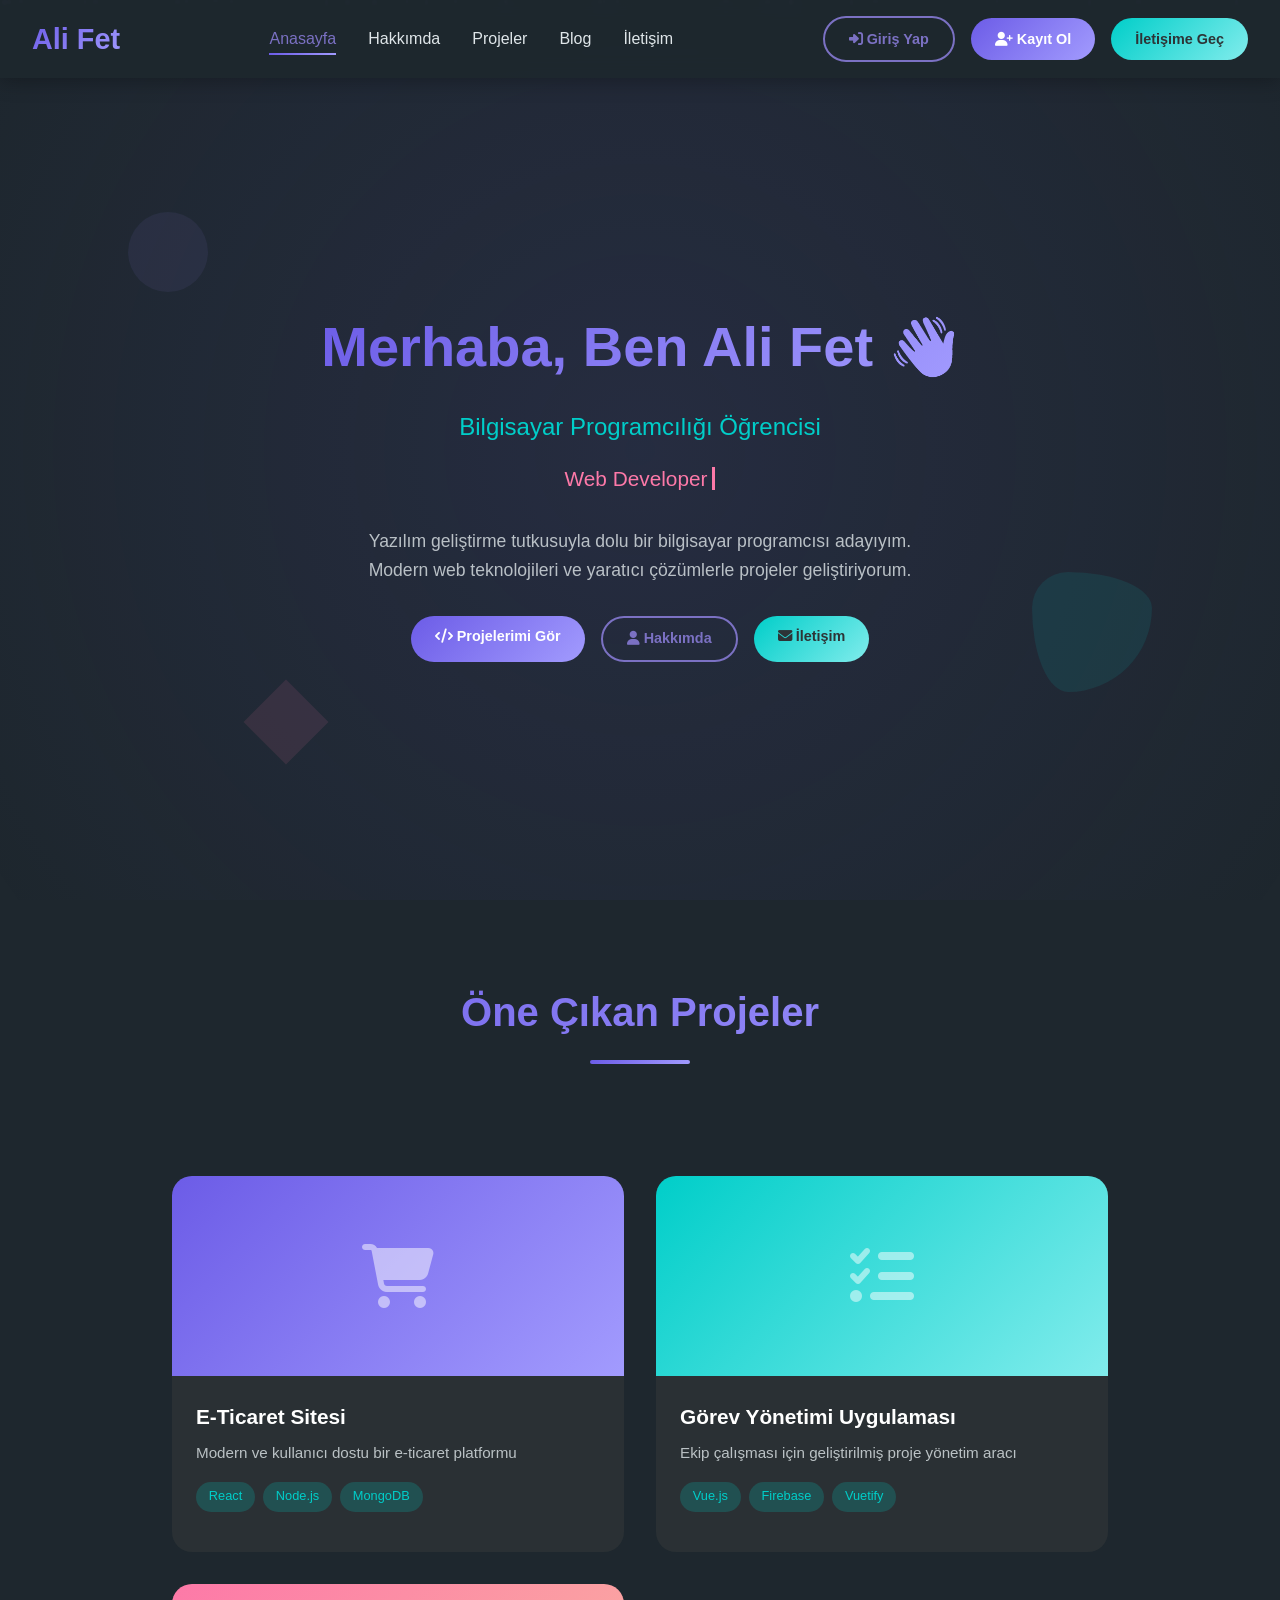
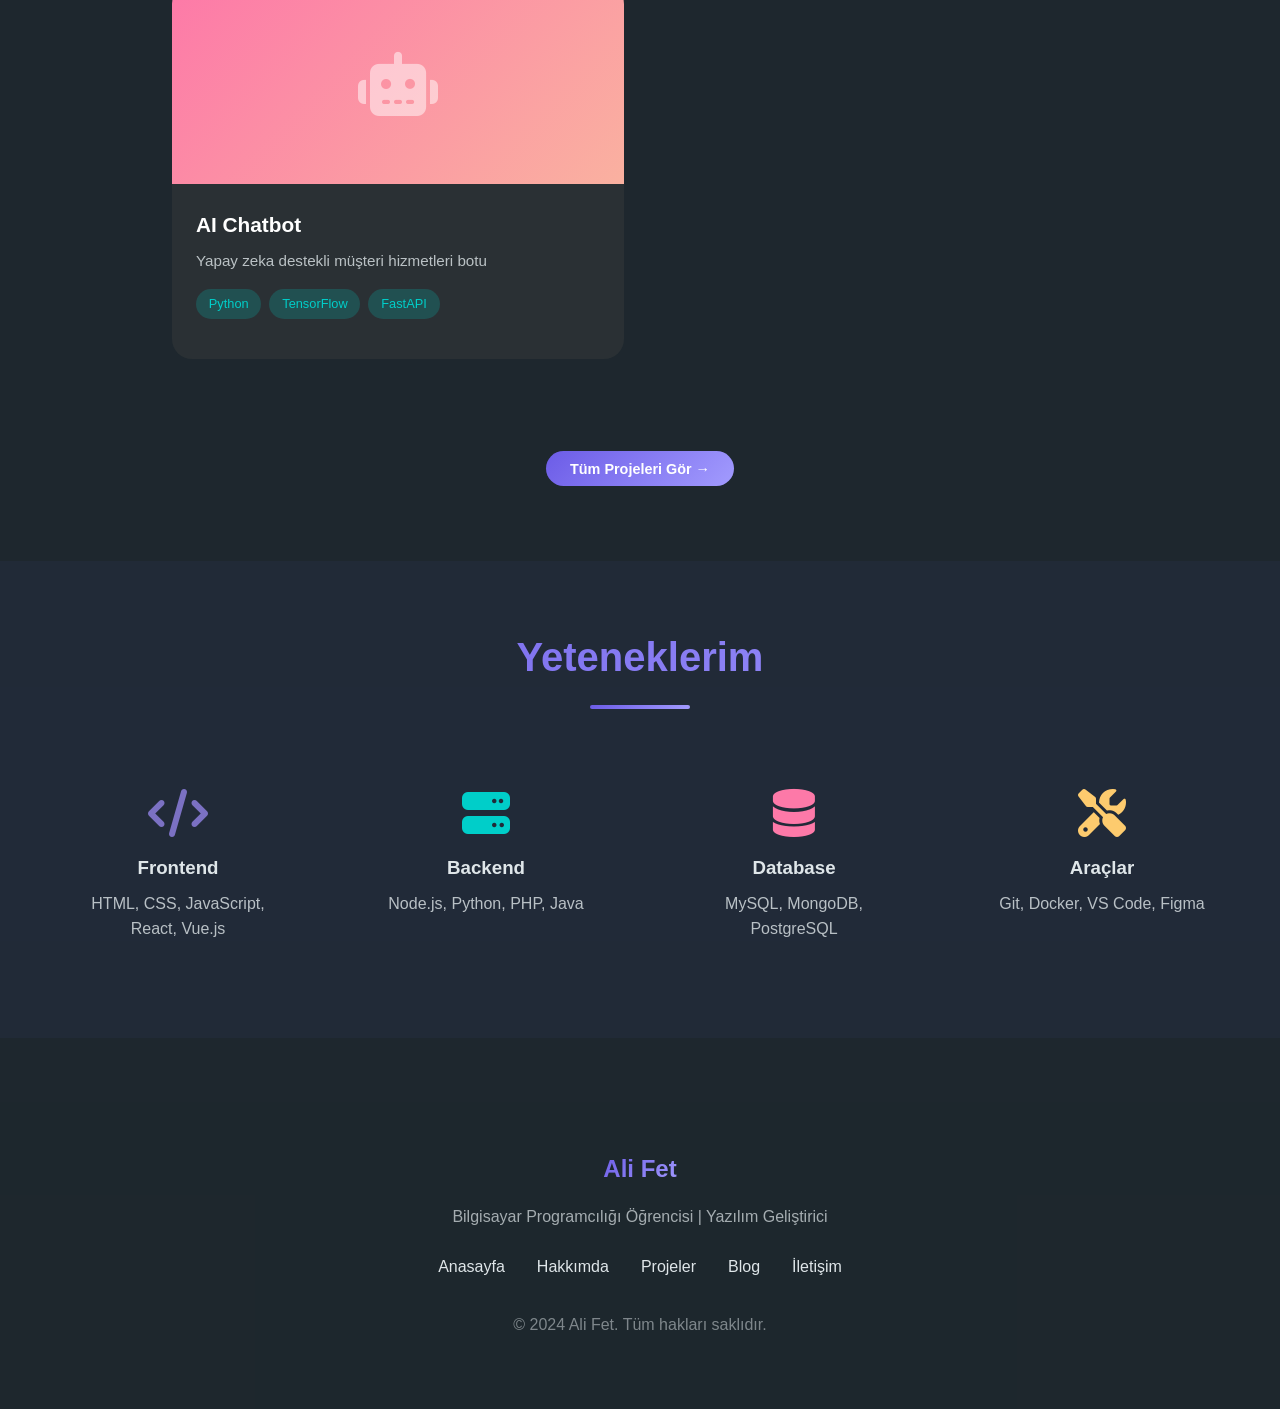
<file: index.html>
<!DOCTYPE html>
<html lang="tr">
<head>
    <meta charset="UTF-8">
    <meta name="viewport" content="width=device-width, initial-scale=1.0">
    <title>Ali Fet | Bilgisayar Programcısı</title>
    <link rel="stylesheet" href="assets/css/style.css">
    <link rel="stylesheet" href="assets/css/responsive.css">
    <link rel="stylesheet" href="https://cdnjs.cloudflare.com/ajax/libs/font-awesome/6.4.0/css/all.min.css">
</head>
<body>
    <div class="preloader"><div class="loader"></div></div>
    <div class="particles"></div>

    <nav class="navbar">
        <a href="index.html" class="logo">Ali Fet</a>
        <ul class="nav-links">
            <li><a href="index.html" class="active">Anasayfa</a></li>
            <li><a href="pages/hakkimda.html">Hakkımda</a></li>
            <li><a href="pages/projeler.html">Projeler</a></li>
            <li><a href="pages/blog.html">Blog</a></li>
            <li><a href="pages/iletisim.html">İletişim</a></li>
        </ul>
        <div class="nav-right">
            <!-- JS tarafından dinamik olarak doldurulur -->
            <a href="pages/giris.html" class="btn btn-outline">Giriş Yap</a>
            <a href="pages/kayit.html" class="btn btn-primary">Kayıt Ol</a>
            <a href="pages/iletisim.html" class="btn btn-secondary">İletişime Geç</a>
        </div>
        <div class="mobile-menu-btn"><span></span><span></span><span></span></div>
    </nav>

    <!-- Hero Section -->
    <section class="hero">
        <div class="floating-shapes">
            <div class="shape"></div>
            <div class="shape"></div>
            <div class="shape"></div>
        </div>
        <div class="hero-content">
            <h1>Merhaba, Ben Ali Fet 👋</h1>
            <p class="subtitle">Bilgisayar Programcılığı Öğrencisi</p>
            <div class="typing-text"><span></span></div>
            <p class="description">
                Yazılım geliştirme tutkusuyla dolu bir bilgisayar programcısı adayıyım.
                Modern web teknolojileri ve yaratıcı çözümlerle projeler geliştiriyorum.
            </p>
            <div class="hero-buttons">
                <a href="pages/projeler.html" class="btn btn-primary">
                    <i class="fas fa-code"></i> Projelerimi Gör
                </a>
                <a href="pages/hakkimda.html" class="btn btn-outline">
                    <i class="fas fa-user"></i> Hakkımda
                </a>
                <a href="pages/iletisim.html" class="btn btn-secondary">
                    <i class="fas fa-envelope"></i> İletişim
                </a>
            </div>
        </div>
    </section>

    <!-- Öne Çıkan Projeler -->
    <section class="section">
        <h2 class="section-title">Öne Çıkan Projeler</h2>
        <div class="projects-grid" style="max-width:1000px;">
            <div class="project-card fade-in">
                <div class="project-image" style="background:linear-gradient(135deg,#6c5ce7,#a29bfe);">
                    <i class="fas fa-shopping-cart"></i>
                </div>
                <div class="project-info">
                    <h3>E-Ticaret Sitesi</h3>
                    <p>Modern ve kullanıcı dostu bir e-ticaret platformu</p>
                    <div class="project-tech">
                        <span>React</span><span>Node.js</span><span>MongoDB</span>
                    </div>
                </div>
            </div>
            <div class="project-card fade-in">
                <div class="project-image" style="background:linear-gradient(135deg,#00cec9,#81ecec);">
                    <i class="fas fa-tasks"></i>
                </div>
                <div class="project-info">
                    <h3>Görev Yönetimi Uygulaması</h3>
                    <p>Ekip çalışması için geliştirilmiş proje yönetim aracı</p>
                    <div class="project-tech">
                        <span>Vue.js</span><span>Firebase</span><span>Vuetify</span>
                    </div>
                </div>
            </div>
            <div class="project-card fade-in">
                <div class="project-image" style="background:linear-gradient(135deg,#fd79a8,#fab1a0);">
                    <i class="fas fa-robot"></i>
                </div>
                <div class="project-info">
                    <h3>AI Chatbot</h3>
                    <p>Yapay zeka destekli müşteri hizmetleri botu</p>
                    <div class="project-tech">
                        <span>Python</span><span>TensorFlow</span><span>FastAPI</span>
                    </div>
                </div>
            </div>
        </div>
        <div style="text-align:center;margin-top:2rem;">
            <a href="pages/projeler.html" class="btn btn-primary">Tüm Projeleri Gör →</a>
        </div>
    </section>

    <!-- Yetenekler -->
    <section class="section" style="background:rgba(108,92,231,0.05);padding:4rem 2rem;margin:0;max-width:100%;">
        <div style="max-width:1200px;margin:0 auto;">
            <h2 class="section-title">Yeteneklerim</h2>
            <div style="display:grid;grid-template-columns:repeat(auto-fit,minmax(250px,1fr));gap:2rem;">
                <div class="fade-in" style="text-align:center;padding:2rem;">
                    <i class="fas fa-code" style="font-size:3rem;color:var(--primary);margin-bottom:1rem;"></i>
                    <h3 style="margin-bottom:0.5rem;">Frontend</h3>
                    <p style="opacity:0.8;">HTML, CSS, JavaScript, React, Vue.js</p>
                </div>
                <div class="fade-in" style="text-align:center;padding:2rem;">
                    <i class="fas fa-server" style="font-size:3rem;color:var(--secondary);margin-bottom:1rem;"></i>
                    <h3 style="margin-bottom:0.5rem;">Backend</h3>
                    <p style="opacity:0.8;">Node.js, Python, PHP, Java</p>
                </div>
                <div class="fade-in" style="text-align:center;padding:2rem;">
                    <i class="fas fa-database" style="font-size:3rem;color:var(--accent);margin-bottom:1rem;"></i>
                    <h3 style="margin-bottom:0.5rem;">Database</h3>
                    <p style="opacity:0.8;">MySQL, MongoDB, PostgreSQL</p>
                </div>
                <div class="fade-in" style="text-align:center;padding:2rem;">
                    <i class="fas fa-tools" style="font-size:3rem;color:#fdcb6e;margin-bottom:1rem;"></i>
                    <h3 style="margin-bottom:0.5rem;">Araçlar</h3>
                    <p style="opacity:0.8;">Git, Docker, VS Code, Figma</p>
                </div>
            </div>
        </div>
    </section>

    <!-- Footer -->
    <footer class="footer">
        <div class="footer-content">
            <a href="index.html" class="logo">Ali Fet</a>
            <p>Bilgisayar Programcılığı Öğrencisi | Yazılım Geliştirici</p>
            <div class="footer-links">
                <a href="index.html">Anasayfa</a>
                <a href="pages/hakkimda.html">Hakkımda</a>
                <a href="pages/projeler.html">Projeler</a>
                <a href="pages/blog.html">Blog</a>
                <a href="pages/iletisim.html">İletişim</a>
            </div>
            <p style="margin-top:2rem;opacity:0.5;">© 2024 Ali Fet. Tüm hakları saklıdır.</p>
        </div>
    </footer>

    <script src="assets/js/main.js"></script>
</body>
</html>
</file>
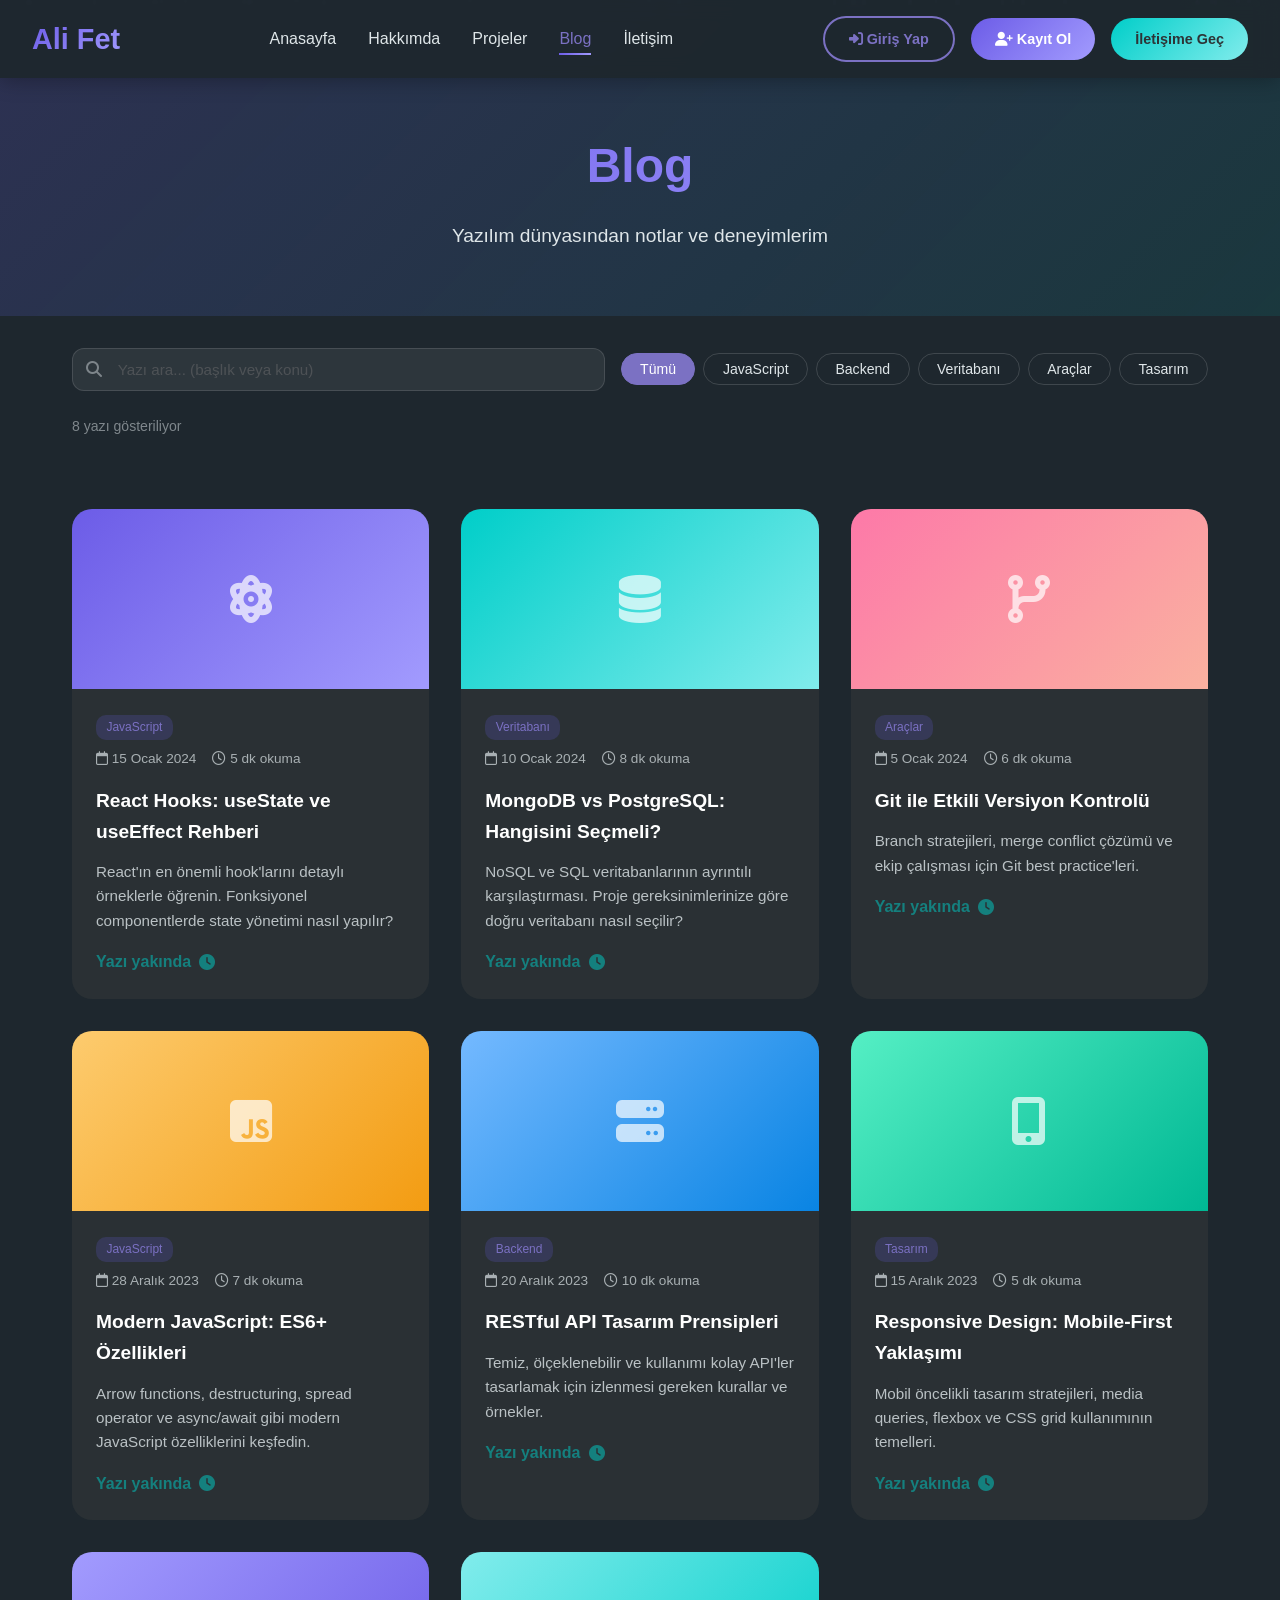
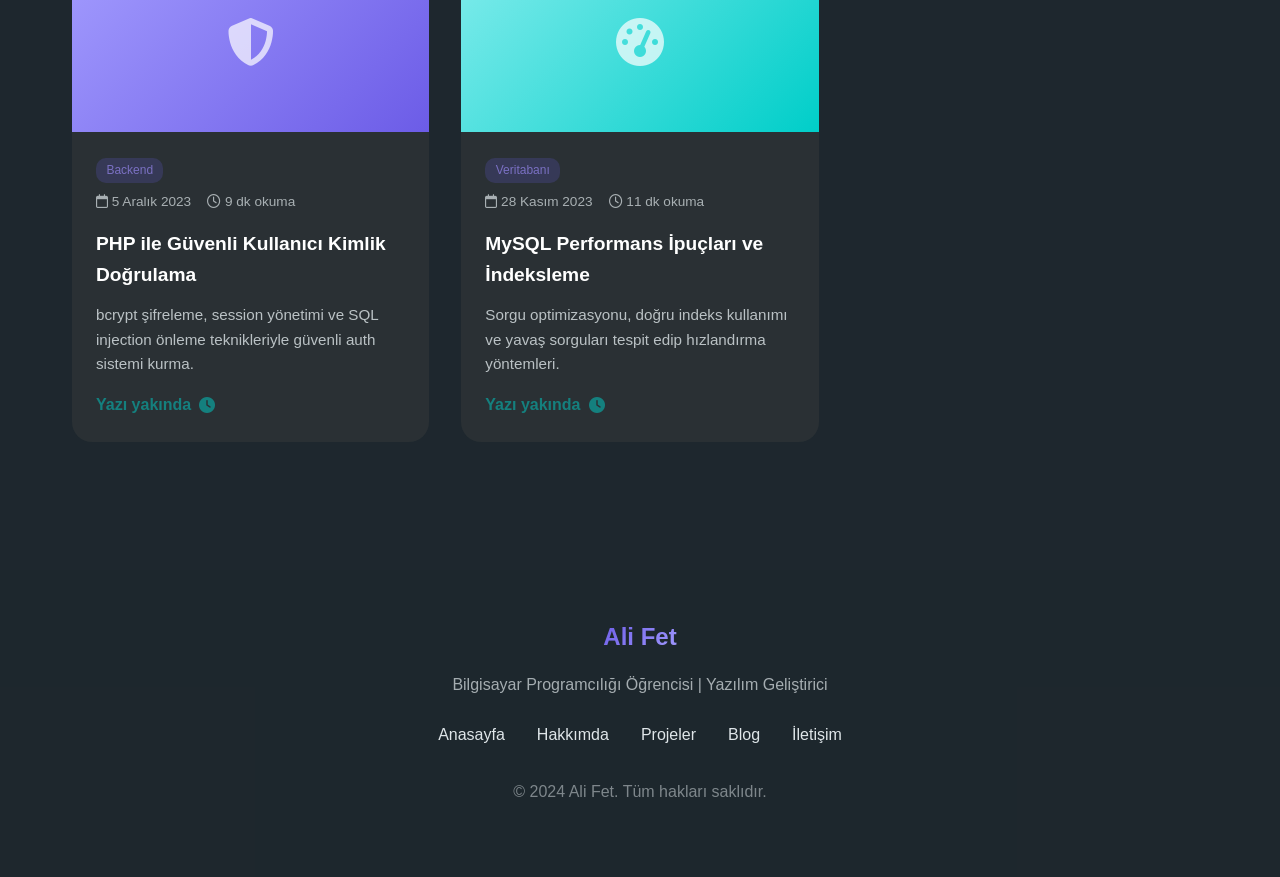
<file: pages/blog.html>
<!DOCTYPE html>
<html lang="tr">
<head>
    <meta charset="UTF-8">
    <meta name="viewport" content="width=device-width, initial-scale=1.0">
    <title>Blog | Ali Fet</title>
    <link rel="icon" type="image/svg+xml" href="../assets/img/favicon.svg">
    <link rel="stylesheet" href="../assets/css/style.css">
    <link rel="stylesheet" href="../assets/css/responsive.css">
    <link rel="stylesheet" href="https://cdnjs.cloudflare.com/ajax/libs/font-awesome/6.4.0/css/all.min.css">
    <style>
        .filter-bar {
            max-width: 1200px;
            margin: 2rem auto 1.5rem;
            padding: 0 2rem;
            display: flex;
            flex-wrap: wrap;
            gap: 1rem;
            align-items: center;
        }
        .search-box { flex: 1; min-width: 220px; position: relative; }
        .search-box input {
            width: 100%;
            padding: 0.75rem 1rem 0.75rem 2.8rem;
            background: rgba(255,255,255,0.07);
            border: 1px solid rgba(255,255,255,0.12);
            border-radius: 12px;
            color: var(--light);
            font-size: 0.95rem;
            transition: border-color 0.3s;
        }
        .search-box input:focus { outline: none; border-color: var(--primary); background: rgba(255,255,255,0.1); }
        .search-box input::placeholder { opacity: 0.45; }
        .search-box i { position: absolute; left: 0.9rem; top: 50%; transform: translateY(-50%); opacity: 0.45; pointer-events: none; }

        .filter-cats { display: flex; flex-wrap: wrap; gap: 0.5rem; }
        .filter-cats button {
            padding: 0.45rem 1.15rem;
            border-radius: 20px;
            border: 1px solid rgba(255,255,255,0.15);
            background: transparent;
            color: var(--light);
            cursor: pointer;
            font-size: 0.88rem;
            transition: all 0.22s;
        }
        .filter-cats button:hover { border-color: var(--primary); color: var(--primary); }
        .filter-cats button.active { background: var(--primary); border-color: var(--primary); color: #fff; }

        .result-count {
            max-width: 1200px; margin: 0 auto 0.5rem; padding: 0 2rem;
            font-size: 0.88rem; opacity: 0.5;
        }

        .empty-state {
            text-align: center; padding: 4rem 2rem; opacity: 0.55;
        }
        .empty-state i { font-size: 3rem; margin-bottom: 1rem; display: block; }

        .kat-badge {
            font-size: 0.75rem;
            background: rgba(108,92,231,0.2);
            color: var(--primary);
            padding: 0.18rem 0.65rem;
            border-radius: 10px;
            display: inline-block;
            margin-bottom: 0.5rem;
        }
    </style>
</head>
<body>
    <div class="preloader"><div class="loader"></div></div>
    <div class="particles"></div>

    <nav class="navbar">
        <a href="../index.html" class="logo">Ali Fet</a>
        <ul class="nav-links">
            <li><a href="../index.html">Anasayfa</a></li>
            <li><a href="hakkimda.html">Hakkımda</a></li>
            <li><a href="projeler.html">Projeler</a></li>
            <li><a href="blog.html" class="active">Blog</a></li>
            <li><a href="iletisim.html">İletişim</a></li>
        </ul>
        <div class="nav-right">
            <a href="giris.html" class="btn btn-outline">Giriş Yap</a>
            <a href="kayit.html" class="btn btn-primary">Kayıt Ol</a>
            <a href="iletisim.html" class="btn btn-secondary">İletişime Geç</a>
        </div>
        <div class="mobile-menu-btn"><span></span><span></span><span></span></div>
    </nav>

    <header class="page-header">
        <h1>Blog</h1>
        <p>Yazılım dünyasından notlar ve deneyimlerim</p>
    </header>

    <!-- Filtre Araç Çubuğu -->
    <div class="filter-bar">
        <div class="search-box">
            <i class="fas fa-search"></i>
            <input type="text" id="blogArama" placeholder="Yazı ara... (başlık veya konu)">
        </div>
        <div class="filter-cats" id="blogKategori">
            <button class="active" data-kat="tumu">Tümü</button>
            <button data-kat="javascript">JavaScript</button>
            <button data-kat="backend">Backend</button>
            <button data-kat="veritabani">Veritabanı</button>
            <button data-kat="araclar">Araçlar</button>
            <button data-kat="tasarim">Tasarım</button>
        </div>
    </div>

    <div class="result-count" id="blogSonuc"></div>

    <div class="blog-grid" id="blogGrid"></div>

    <div class="empty-state" id="blogBos" style="display:none;">
        <i class="fas fa-search"></i>
        <h3>Sonuç Bulunamadı</h3>
        <p>Arama kriterlerinize uygun yazı bulunamadı.<br>Farklı bir anahtar kelime deneyin.</p>
    </div>

    <footer class="footer">
        <div class="footer-content">
            <a href="../index.html" class="logo">Ali Fet</a>
            <p>Bilgisayar Programcılığı Öğrencisi | Yazılım Geliştirici</p>
            <div class="footer-links">
                <a href="../index.html">Anasayfa</a>
                <a href="hakkimda.html">Hakkımda</a>
                <a href="projeler.html">Projeler</a>
                <a href="blog.html">Blog</a>
                <a href="iletisim.html">İletişim</a>
            </div>
            <p style="margin-top:2rem;opacity:0.5;">© 2024 Ali Fet. Tüm hakları saklıdır.</p>
        </div>
    </footer>

    <script src="../assets/js/main.js"></script>
    <script>
    /* ================================================================
       blog.html — Arama + Kategori Filtreleme (tamamen statik JS)
    ================================================================ */

    var BLOG_YAZILARI = [
        {
            id: 1,
            baslik: 'React Hooks: useState ve useEffect Rehberi',
            ozet: 'React\'ın en önemli hook\'larını detaylı örneklerle öğrenin. Fonksiyonel componentlerde state yönetimi nasıl yapılır?',
            tarih: '15 Ocak 2024',
            okuma: '5 dk',
            kat: 'javascript',
            renk: 'linear-gradient(135deg,#6c5ce7,#a29bfe)',
            ikon: 'fas fa-atom'
        },
        {
            id: 2,
            baslik: 'MongoDB vs PostgreSQL: Hangisini Seçmeli?',
            ozet: 'NoSQL ve SQL veritabanlarının ayrıntılı karşılaştırması. Proje gereksinimlerinize göre doğru veritabanı nasıl seçilir?',
            tarih: '10 Ocak 2024',
            okuma: '8 dk',
            kat: 'veritabani',
            renk: 'linear-gradient(135deg,#00cec9,#81ecec)',
            ikon: 'fas fa-database'
        },
        {
            id: 3,
            baslik: 'Git ile Etkili Versiyon Kontrolü',
            ozet: 'Branch stratejileri, merge conflict çözümü ve ekip çalışması için Git best practice\'leri.',
            tarih: '5 Ocak 2024',
            okuma: '6 dk',
            kat: 'araclar',
            renk: 'linear-gradient(135deg,#fd79a8,#fab1a0)',
            ikon: 'fas fa-code-branch'
        },
        {
            id: 4,
            baslik: 'Modern JavaScript: ES6+ Özellikleri',
            ozet: 'Arrow functions, destructuring, spread operator ve async/await gibi modern JavaScript özelliklerini keşfedin.',
            tarih: '28 Aralık 2023',
            okuma: '7 dk',
            kat: 'javascript',
            renk: 'linear-gradient(135deg,#fdcb6e,#f39c12)',
            ikon: 'fab fa-js-square'
        },
        {
            id: 5,
            baslik: 'RESTful API Tasarım Prensipleri',
            ozet: 'Temiz, ölçeklenebilir ve kullanımı kolay API\'ler tasarlamak için izlenmesi gereken kurallar ve örnekler.',
            tarih: '20 Aralık 2023',
            okuma: '10 dk',
            kat: 'backend',
            renk: 'linear-gradient(135deg,#74b9ff,#0984e3)',
            ikon: 'fas fa-server'
        },
        {
            id: 6,
            baslik: 'Responsive Design: Mobile-First Yaklaşımı',
            ozet: 'Mobil öncelikli tasarım stratejileri, media queries, flexbox ve CSS grid kullanımının temelleri.',
            tarih: '15 Aralık 2023',
            okuma: '5 dk',
            kat: 'tasarim',
            renk: 'linear-gradient(135deg,#55efc4,#00b894)',
            ikon: 'fas fa-mobile-alt'
        },
        {
            id: 7,
            baslik: 'PHP ile Güvenli Kullanıcı Kimlik Doğrulama',
            ozet: 'bcrypt şifreleme, session yönetimi ve SQL injection önleme teknikleriyle güvenli auth sistemi kurma.',
            tarih: '5 Aralık 2023',
            okuma: '9 dk',
            kat: 'backend',
            renk: 'linear-gradient(135deg,#a29bfe,#6c5ce7)',
            ikon: 'fas fa-shield-alt'
        },
        {
            id: 8,
            baslik: 'MySQL Performans İpuçları ve İndeksleme',
            ozet: 'Sorgu optimizasyonu, doğru indeks kullanımı ve yavaş sorguları tespit edip hızlandırma yöntemleri.',
            tarih: '28 Kasım 2023',
            okuma: '11 dk',
            kat: 'veritabani',
            renk: 'linear-gradient(135deg,#81ecec,#00cec9)',
            ikon: 'fas fa-tachometer-alt'
        }
    ];

    var katAdlari = {
        javascript: 'JavaScript',
        backend:    'Backend',
        veritabani: 'Veritabanı',
        araclar:    'Araçlar',
        tasarim:    'Tasarım'
    };

    var aktifKat = 'tumu';
    var aramaStr = '';

    // ── Filtrele ve Göster ───────────────────────────────────────────
    function blogFiltrele() {
        var liste = BLOG_YAZILARI.slice();

        if (aktifKat !== 'tumu') {
            liste = liste.filter(function (y) { return y.kat === aktifKat; });
        }

        if (aramaStr !== '') {
            var q = aramaStr.toLowerCase();
            liste = liste.filter(function (y) {
                return y.baslik.toLowerCase().includes(q) || y.ozet.toLowerCase().includes(q);
            });
        }

        blogGoster(liste);
    }

    function blogGoster(liste) {
        var grid   = document.getElementById('blogGrid');
        var bos    = document.getElementById('blogBos');
        var sonuc  = document.getElementById('blogSonuc');

        sonuc.textContent = liste.length + ' yazı gösteriliyor';

        if (liste.length === 0) {
            grid.innerHTML = '';
            bos.style.display = 'block';
            return;
        }
        bos.style.display = 'none';

        grid.innerHTML = liste.map(function (y) {
            return [
                '<article class="blog-card fade-in">',
                    '<div class="blog-image" style="background:' + y.renk + '">',
                        '<i class="' + y.ikon + '"></i>',
                    '</div>',
                    '<div class="blog-content">',
                        '<span class="kat-badge">' + (katAdlari[y.kat] || y.kat) + '</span>',
                        '<div class="blog-meta">',
                            '<span><i class="far fa-calendar"></i> ' + y.tarih + '</span>',
                            '<span><i class="far fa-clock"></i> ' + y.okuma + ' okuma</span>',
                        '</div>',
                        '<h3>' + y.baslik + '</h3>',
                        '<p>' + y.ozet + '</p>',
                        '<span class="read-more" style="opacity:0.5;cursor:default;">',
                            'Yazı yakında <i class="fas fa-clock"></i>',
                        '</span>',
                    '</div>',
                '</article>'
            ].join('');
        }).join('');

        if (typeof scrollAnimasyon === 'function') scrollAnimasyon();
    }

    // ── Kategori Butonları ────────────────────────────────────────────
    document.getElementById('blogKategori').addEventListener('click', function (e) {
        var btn = e.target.closest('button');
        if (!btn) return;
        document.querySelectorAll('#blogKategori button').forEach(function (b) {
            b.classList.remove('active');
        });
        btn.classList.add('active');
        aktifKat = btn.dataset.kat;
        blogFiltrele();
    });

    // ── Arama Kutusu (debounce) ───────────────────────────────────────
    var aramaTimer;
    document.getElementById('blogArama').addEventListener('input', function (e) {
        clearTimeout(aramaTimer);
        var deger = e.target.value;
        aramaTimer = setTimeout(function () {
            aramaStr = deger.trim();
            blogFiltrele();
        }, 280);
    });

    // İlk yükleme
    blogFiltrele();
    </script>
</body>
</html>
</file>
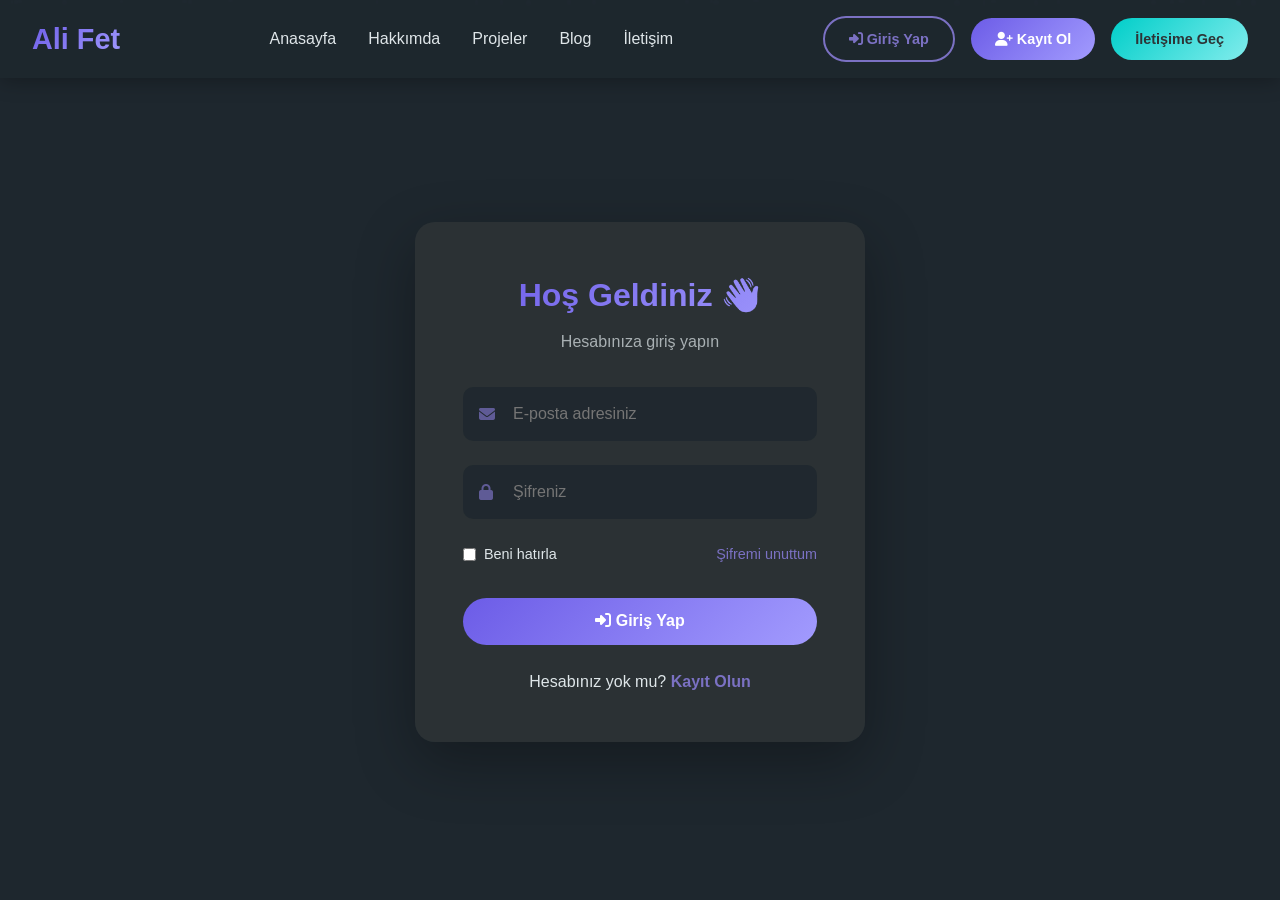
<file: pages/giris.html>
<!DOCTYPE html>
<html lang="tr">
<head>
    <meta charset="UTF-8">
    <meta name="viewport" content="width=device-width, initial-scale=1.0">
    <title>Giriş Yap | Ali Fet</title>
    <link rel="icon" type="image/svg+xml" href="../assets/img/favicon.svg">
    <link rel="stylesheet" href="../assets/css/style.css">
    <link rel="stylesheet" href="../assets/css/responsive.css">
    <link rel="stylesheet" href="https://cdnjs.cloudflare.com/ajax/libs/font-awesome/6.4.0/css/all.min.css">
</head>
<body>
    <div class="preloader"><div class="loader"></div></div>
    <div class="particles"></div>

    <nav class="navbar">
        <a href="../index.html" class="logo">Ali Fet</a>
        <ul class="nav-links">
            <li><a href="../index.html">Anasayfa</a></li>
            <li><a href="hakkimda.html">Hakkımda</a></li>
            <li><a href="projeler.html">Projeler</a></li>
            <li><a href="blog.html">Blog</a></li>
            <li><a href="iletisim.html">İletişim</a></li>
        </ul>
        <div class="nav-right">
            <a href="giris.html" class="btn btn-outline active">Giriş Yap</a>
            <a href="kayit.html" class="btn btn-primary">Kayıt Ol</a>
            <a href="iletisim.html" class="btn btn-secondary">İletişime Geç</a>
        </div>
        <div class="mobile-menu-btn"><span></span><span></span><span></span></div>
    </nav>

    <div class="auth-container">
        <div class="auth-box">
            <h2>Hoş Geldiniz 👋</h2>
            <p class="subtitle">Hesabınıza giriş yapın</p>

            <form id="girisForm" autocomplete="on">
                <div class="form-group">
                    <i class="fas fa-envelope"></i>
                    <label for="email">E-posta</label>
                    <input type="email" id="email" name="email"
                           placeholder="E-posta adresiniz" required autocomplete="email">
                </div>
                <div class="form-group">
                    <i class="fas fa-lock"></i>
                    <label for="sifre">Şifre</label>
                    <input type="password" id="sifre" name="sifre"
                           placeholder="Şifreniz" required autocomplete="current-password">
                </div>
                <div class="form-options">
                    <label><input type="checkbox"> Beni hatırla</label>
                    <a href="#">Şifremi unuttum</a>
                </div>
                <button type="submit" class="btn btn-primary">
                    <i class="fas fa-sign-in-alt"></i> Giriş Yap
                </button>
            </form>

            <div class="auth-footer">
                Hesabınız yok mu? <a href="kayit.html">Kayıt Olun</a>
            </div>
        </div>
    </div>

    <script src="../assets/js/main.js"></script>
</body>
</html>
</file>
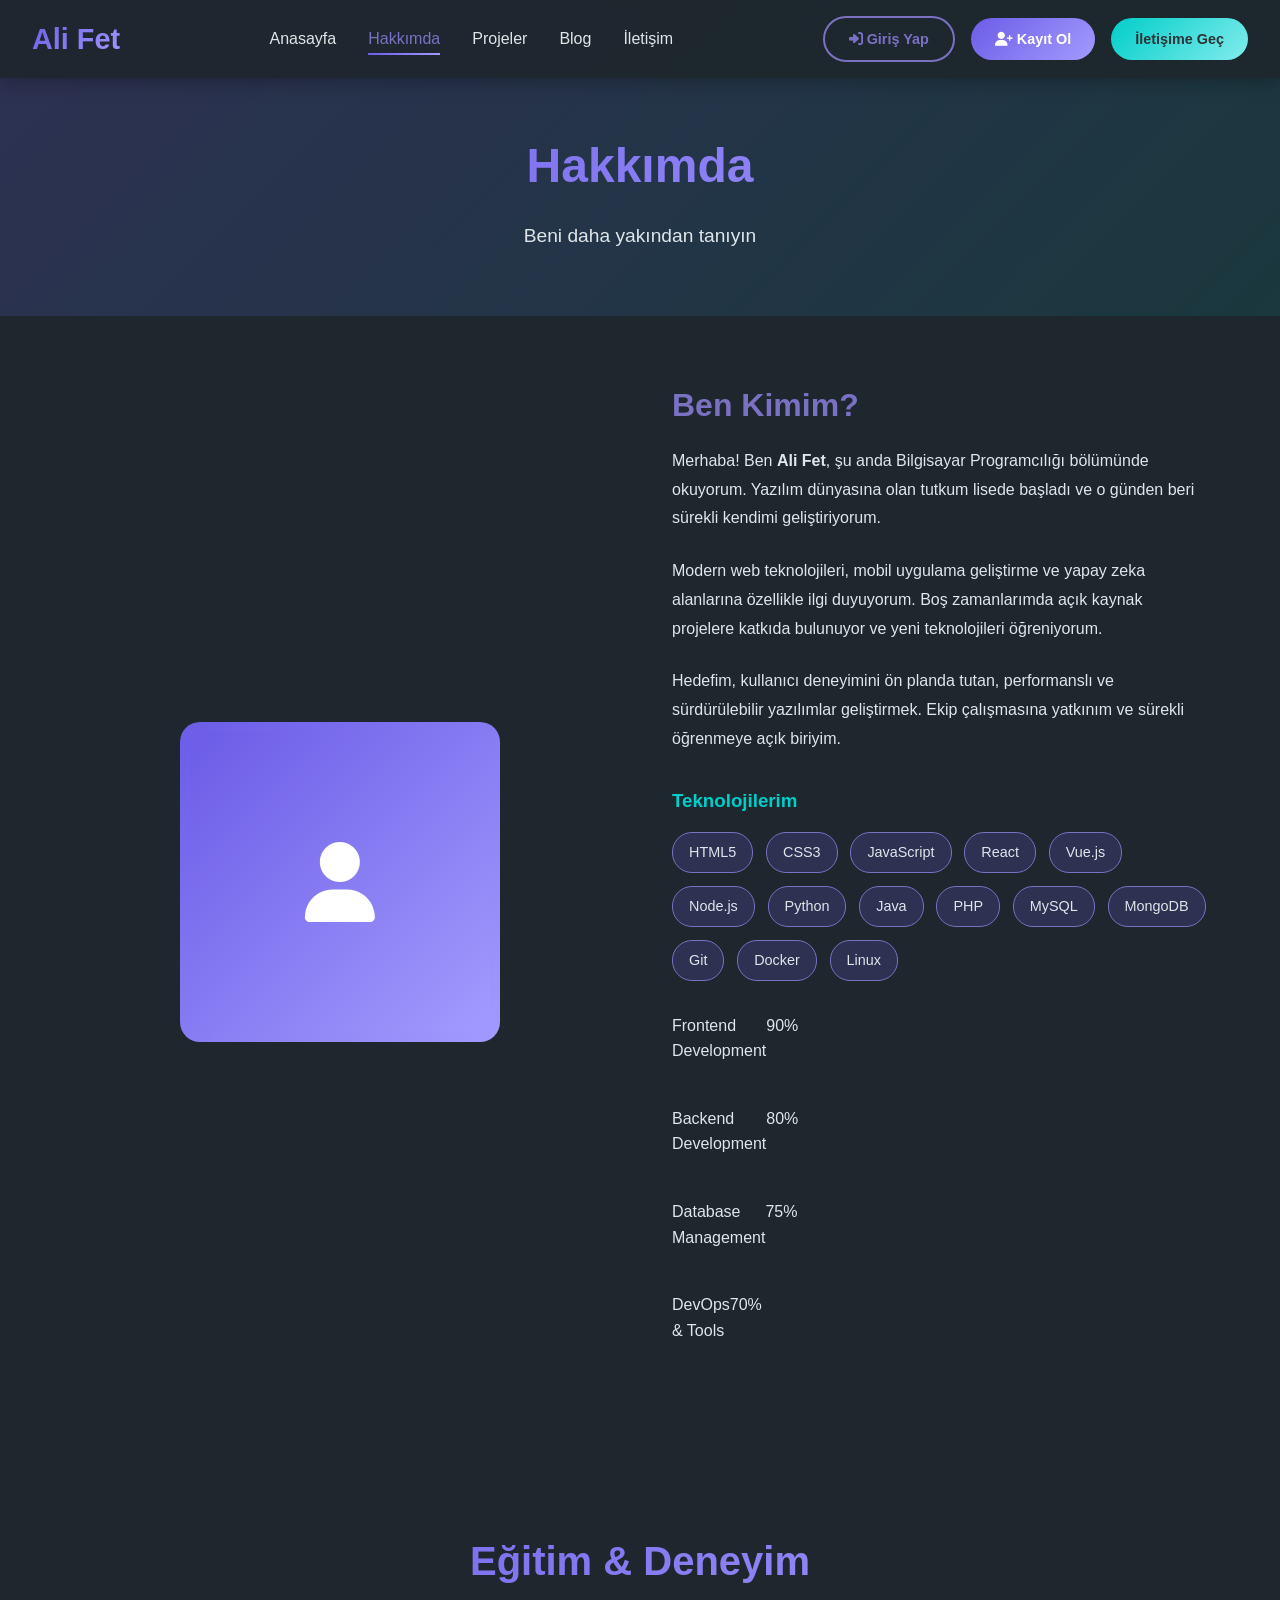
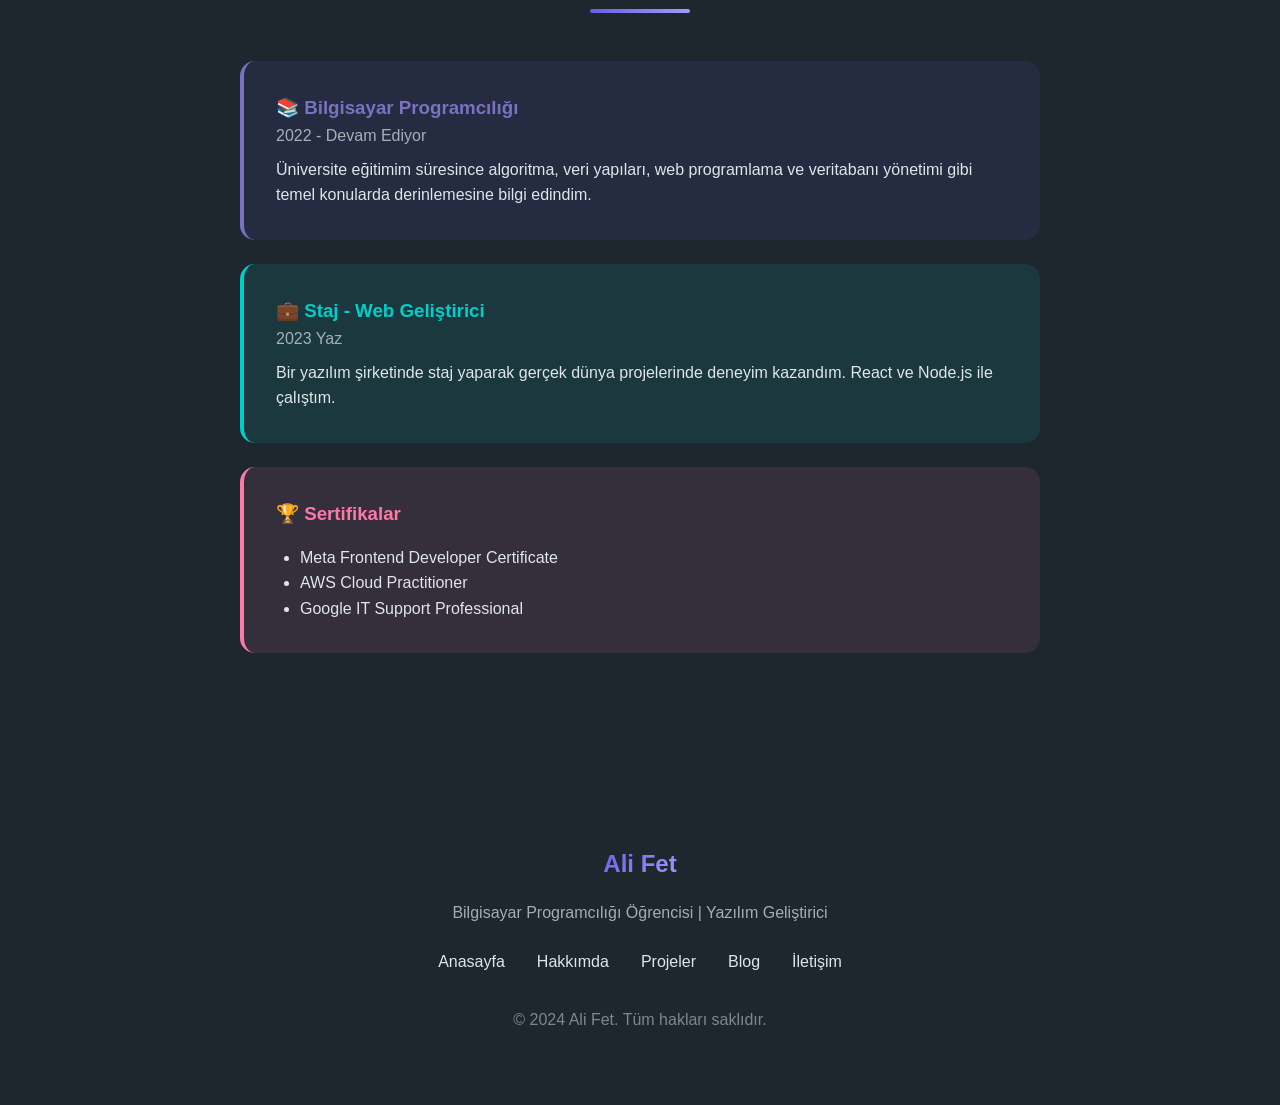
<file: pages/hakkimda.html>
<!DOCTYPE html>
<html lang="tr">
<head>
    <meta charset="UTF-8">
    <meta name="viewport" content="width=device-width, initial-scale=1.0">
    <title>Hakkımda | Ali Fet</title>
    <link rel="icon" type="image/svg+xml" href="../assets/img/favicon.svg">
    <link rel="stylesheet" href="../assets/css/style.css">
    <link rel="stylesheet" href="../assets/css/responsive.css">
    <link rel="stylesheet" href="https://cdnjs.cloudflare.com/ajax/libs/font-awesome/6.4.0/css/all.min.css">
</head>
<body>
    <div class="preloader">
        <div class="loader"></div>
    </div>
    
    <div class="particles"></div>
    
    <nav class="navbar">
        <a href="../index.html" class="logo">Ali Fet</a>
        
        <ul class="nav-links">
            <li><a href="../index.html">Anasayfa</a></li>
            <li><a href="hakkimda.html" class="active">Hakkımda</a></li>
            <li><a href="projeler.html">Projeler</a></li>
            <li><a href="blog.html">Blog</a></li>
            <li><a href="iletisim.html">İletişim</a></li>
        </ul>
        
        <div class="nav-right">
            <a href="giris.html" class="btn btn-outline">Giriş Yap</a>
            <a href="kayit.html" class="btn btn-primary">Kayıt Ol</a>
            <a href="iletisim.html" class="btn btn-secondary">İletişime Geç</a>
        </div>
        
        <div class="mobile-menu-btn">
            <span></span>
            <span></span>
            <span></span>
        </div>
    </nav>
    
    <header class="page-header">
        <h1>Hakkımda</h1>
        <p>Beni daha yakından tanıyın</p>
    </header>
    
    <div class="about-content">
        <div class="about-image">
            <div class="image-wrapper">
                <div class="profile-placeholder">
                    <i class="fas fa-user"></i>
                </div>
            </div>
        </div>
        
        <div class="about-text">
            <h2>Ben Kimim?</h2>
            <p>
                Merhaba! Ben <strong>Ali Fet</strong>, şu anda Bilgisayar Programcılığı bölümünde okuyorum. 
                Yazılım dünyasına olan tutkum lisede başladı ve o günden beri sürekli kendimi geliştiriyorum.
            </p>
            <p>
                Modern web teknolojileri, mobil uygulama geliştirme ve yapay zeka alanlarına özellikle ilgi duyuyorum. 
                Boş zamanlarımda açık kaynak projelere katkıda bulunuyor ve yeni teknolojileri öğreniyorum.
            </p>
            <p>
                Hedefim, kullanıcı deneyimini ön planda tutan, performanslı ve sürdürülebilir yazılımlar geliştirmek.
                Ekip çalışmasına yatkınım ve sürekli öğrenmeye açık biriyim.
            </p>
            
            <div class="skills">
                <h3>Teknolojilerim</h3>
                <div class="skill-tags">
                    <span class="skill-tag">HTML5</span>
                    <span class="skill-tag">CSS3</span>
                    <span class="skill-tag">JavaScript</span>
                    <span class="skill-tag">React</span>
                    <span class="skill-tag">Vue.js</span>
                    <span class="skill-tag">Node.js</span>
                    <span class="skill-tag">Python</span>
                    <span class="skill-tag">Java</span>
                    <span class="skill-tag">PHP</span>
                    <span class="skill-tag">MySQL</span>
                    <span class="skill-tag">MongoDB</span>
                    <span class="skill-tag">Git</span>
                    <span class="skill-tag">Docker</span>
                    <span class="skill-tag">Linux</span>
                </div>
            </div>
            
            <div class="skill-bars">
                <div class="skill-bar">
                    <div class="skill-info">
                        <span>Frontend Development</span>
                        <span>90%</span>
                    </div>
                    <div class="bar">
                        <div class="bar-fill" data-width="90%" style="--width: 90%;"></div>
                    </div>
                </div>
                <div class="skill-bar">
                    <div class="skill-info">
                        <span>Backend Development</span>
                        <span>80%</span>
                    </div>
                    <div class="bar">
                        <div class="bar-fill" data-width="80%" style="--width: 80%;"></div>
                    </div>
                </div>
                <div class="skill-bar">
                    <div class="skill-info">
                        <span>Database Management</span>
                        <span>75%</span>
                    </div>
                    <div class="bar">
                        <div class="bar-fill" data-width="75%" style="--width: 75%;"></div>
                    </div>
                </div>
                <div class="skill-bar">
                    <div class="skill-info">
                        <span>DevOps & Tools</span>
                        <span>70%</span>
                    </div>
                    <div class="bar">
                        <div class="bar-fill" data-width="70%" style="--width: 70%;"></div>
                    </div>
                </div>
            </div>
        </div>
    </div>
    
    <!-- Eğitim & Deneyim -->
    <section class="section">
        <h2 class="section-title">Eğitim & Deneyim</h2>
        <div style="max-width: 800px; margin: 0 auto;">
            <div class="fade-in" style="background: rgba(108, 92, 231, 0.1); padding: 2rem; border-radius: 15px; margin-bottom: 1.5rem; border-left: 4px solid var(--primary);">
                <h3 style="color: var(--primary);">📚 Bilgisayar Programcılığı</h3>
                <p style="opacity: 0.7; margin-bottom: 0.5rem;">2022 - Devam Ediyor</p>
                <p>Üniversite eğitimim süresince algoritma, veri yapıları, web programlama ve veritabanı yönetimi gibi temel konularda derinlemesine bilgi edindim.</p>
            </div>
            
            <div class="fade-in" style="background: rgba(0, 206, 201, 0.1); padding: 2rem; border-radius: 15px; margin-bottom: 1.5rem; border-left: 4px solid var(--secondary);">
                <h3 style="color: var(--secondary);">💼 Staj - Web Geliştirici</h3>
                <p style="opacity: 0.7; margin-bottom: 0.5rem;">2023 Yaz</p>
                <p>Bir yazılım şirketinde staj yaparak gerçek dünya projelerinde deneyim kazandım. React ve Node.js ile çalıştım.</p>
            </div>
            
            <div class="fade-in" style="background: rgba(253, 121, 168, 0.1); padding: 2rem; border-radius: 15px; border-left: 4px solid var(--accent);">
                <h3 style="color: var(--accent);">🏆 Sertifikalar</h3>
                <ul style="margin-left: 1.5rem; margin-top: 1rem;">
                    <li>Meta Frontend Developer Certificate</li>
                    <li>AWS Cloud Practitioner</li>
                    <li>Google IT Support Professional</li>
                </ul>
            </div>
        </div>
    </section>
    
    <footer class="footer">
        <div class="footer-content">
            <a href="../index.html" class="logo">Ali Fet</a>
            <p>Bilgisayar Programcılığı Öğrencisi | Yazılım Geliştirici</p>
            <div class="footer-links">
                <a href="../index.html">Anasayfa</a>
                <a href="hakkimda.html">Hakkımda</a>
                <a href="projeler.html">Projeler</a>
                <a href="blog.html">Blog</a>
                <a href="iletisim.html">İletişim</a>
            </div>
            <p style="margin-top: 2rem; opacity: 0.5;">© 2024 Ali Fet. Tüm hakları saklıdır.</p>
        </div>
    </footer>
    
    <script src="../assets/js/main.js"></script>
</body>
</html>
</file>
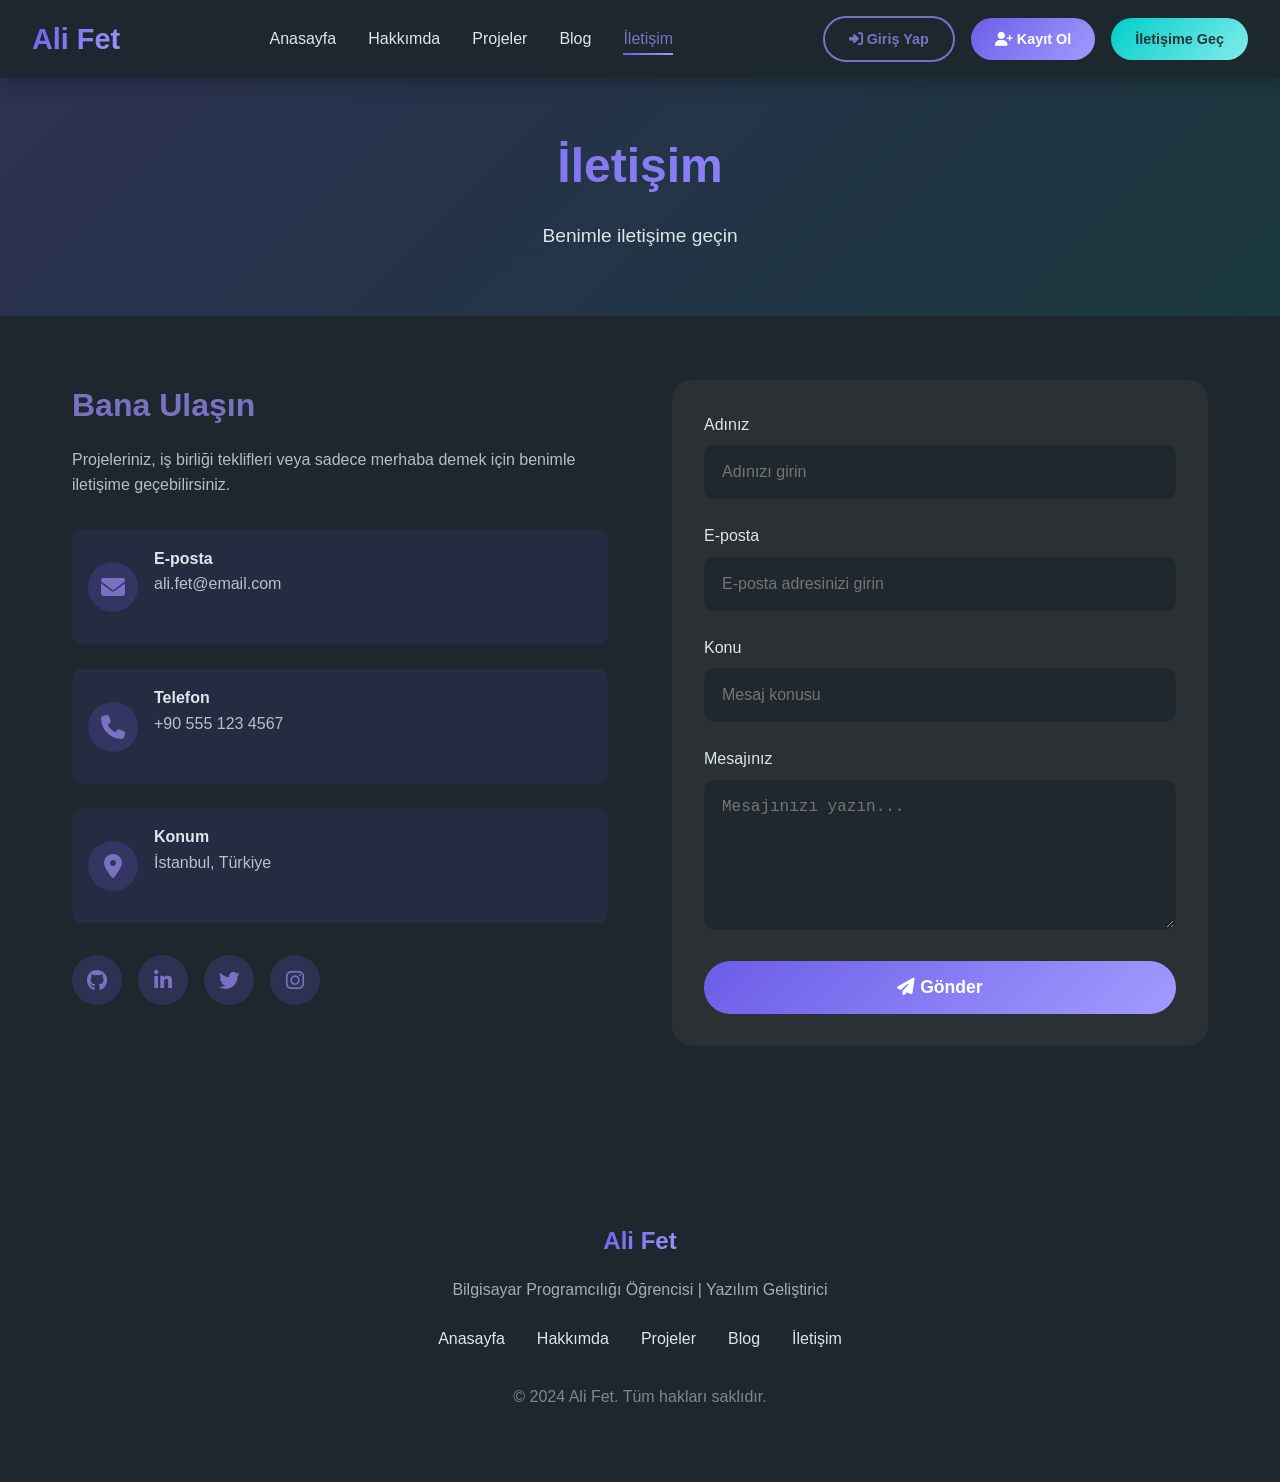
<file: pages/iletisim.html>
<!DOCTYPE html>
<html lang="tr">
<head>
    <meta charset="UTF-8">
    <meta name="viewport" content="width=device-width, initial-scale=1.0">
    <title>İletişim | Ali Fet</title>
    <link rel="stylesheet" href="../assets/css/style.css">
    <link rel="stylesheet" href="../assets/css/responsive.css">
    <link rel="stylesheet" href="https://cdnjs.cloudflare.com/ajax/libs/font-awesome/6.4.0/css/all.min.css">
</head>
<body>
    <div class="preloader">
        <div class="loader"></div>
    </div>
    
    <div class="particles"></div>
    
    <nav class="navbar">
        <a href="../index.html" class="logo">Ali Fet</a>
        
        <ul class="nav-links">
            <li><a href="../index.html">Anasayfa</a></li>
            <li><a href="hakkimda.html">Hakkımda</a></li>
            <li><a href="projeler.html">Projeler</a></li>
            <li><a href="blog.html">Blog</a></li>
            <li><a href="iletisim.html" class="active">İletişim</a></li>
        </ul>
        
        <div class="nav-right">
            <a href="giris.html" class="btn btn-outline">Giriş Yap</a>
            <a href="kayit.html" class="btn btn-primary">Kayıt Ol</a>
            <a href="iletisim.html" class="btn btn-secondary">İletişime Geç</a>
        </div>
        
        <div class="mobile-menu-btn">
            <span></span>
            <span></span>
            <span></span>
        </div>
    </nav>
    
    <header class="page-header">
        <h1>İletişim</h1>
        <p>Benimle iletişime geçin</p>
    </header>
    
    <div class="contact-container">
        <div class="contact-info">
            <h2>Bana Ulaşın</h2>
            <p>Projeleriniz, iş birliği teklifleri veya sadece merhaba demek için benimle iletişime geçebilirsiniz.</p>
            
            <div class="contact-item">
                <i class="fas fa-envelope"></i>
                <div>
                    <strong>E-posta</strong>
                    <p>ali.fet@email.com</p>
                </div>
            </div>
            
            <div class="contact-item">
                <i class="fas fa-phone"></i>
                <div>
                    <strong>Telefon</strong>
                    <p>+90 555 123 4567</p>
                </div>
            </div>
            
            <div class="contact-item">
                <i class="fas fa-map-marker-alt"></i>
                <div>
                    <strong>Konum</strong>
                    <p>İstanbul, Türkiye</p>
                </div>
            </div>
            
            <div class="social-links">
                <a href="#" title="GitHub"><i class="fab fa-github"></i></a>
                <a href="#" title="LinkedIn"><i class="fab fa-linkedin-in"></i></a>
                <a href="#" title="Twitter"><i class="fab fa-twitter"></i></a>
                <a href="#" title="Instagram"><i class="fab fa-instagram"></i></a>
            </div>
        </div>
        
        <div class="contact-form">
            <form>
                <div class="form-group">
                    <label for="name">Adınız</label>
                    <input type="text" id="name" placeholder="Adınızı girin" required>
                </div>
                
                <div class="form-group">
                    <label for="email">E-posta</label>
                    <input type="email" id="email" placeholder="E-posta adresinizi girin" required>
                </div>
                
                <div class="form-group">
                    <label for="subject">Konu</label>
                    <input type="text" id="subject" placeholder="Mesaj konusu">
                </div>
                
                <div class="form-group">
                    <label for="message">Mesajınız</label>
                    <textarea id="message" placeholder="Mesajınızı yazın..." required></textarea>
                </div>
                
                <button type="submit" class="btn btn-primary">
                    <i class="fas fa-paper-plane"></i> Gönder
                </button>
            </form>
        </div>
    </div>
    
    <footer class="footer">
        <div class="footer-content">
            <a href="../index.html" class="logo">Ali Fet</a>
            <p>Bilgisayar Programcılığı Öğrencisi | Yazılım Geliştirici</p>
            <div class="footer-links">
                <a href="../index.html">Anasayfa</a>
                <a href="hakkimda.html">Hakkımda</a>
                <a href="projeler.html">Projeler</a>
                <a href="blog.html">Blog</a>
                <a href="iletisim.html">İletişim</a>
            </div>
            <p style="margin-top: 2rem; opacity: 0.5;">© 2024 Ali Fet. Tüm hakları saklıdır.</p>
        </div>
    </footer>
    
    <script src="../assets/js/main.js"></script>
</body>
</html>
</file>
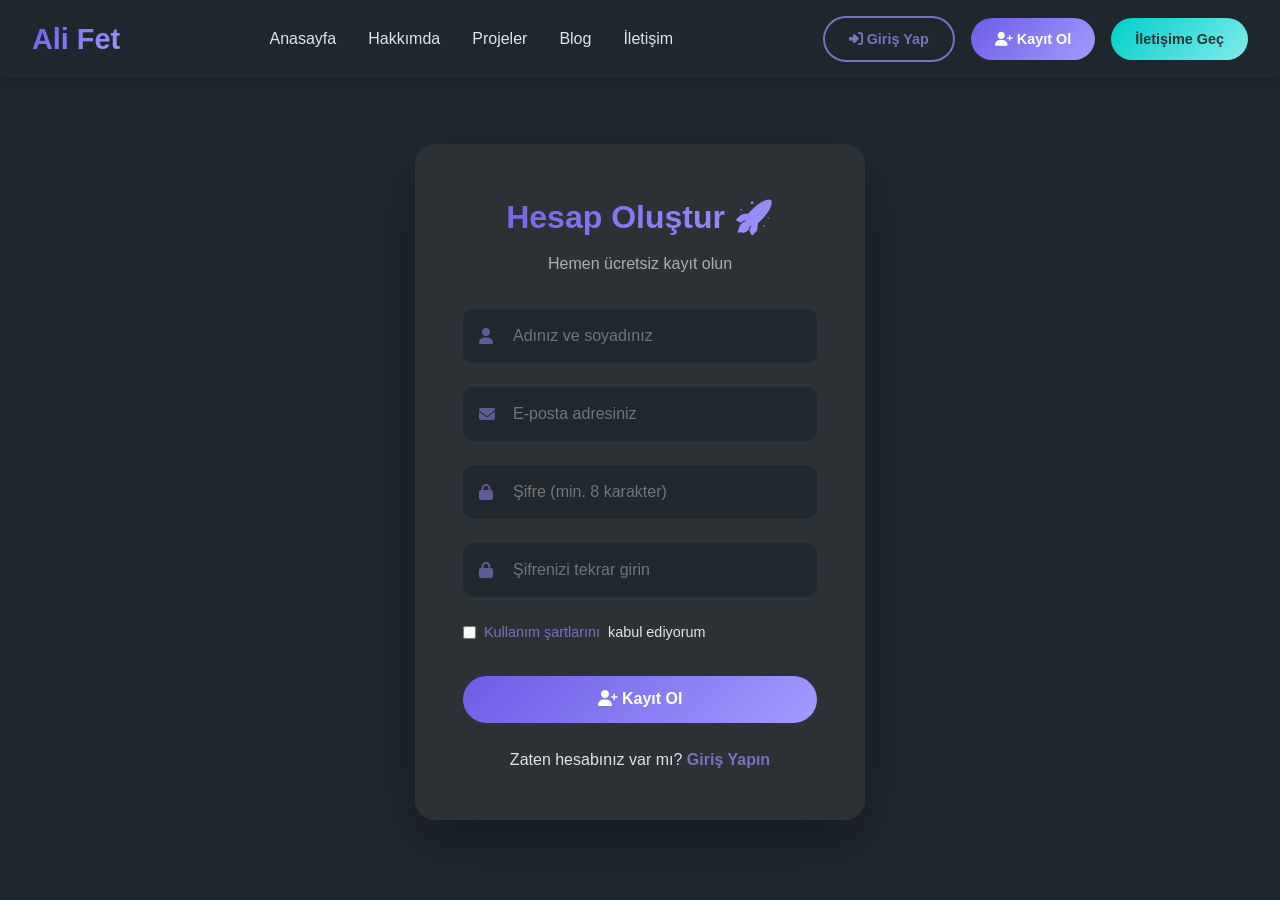
<file: pages/kayit.html>
<!DOCTYPE html>
<html lang="tr">
<head>
    <meta charset="UTF-8">
    <meta name="viewport" content="width=device-width, initial-scale=1.0">
    <title>Kayıt Ol | Ali Fet</title>
    <link rel="icon" type="image/svg+xml" href="../assets/img/favicon.svg">
    <link rel="stylesheet" href="../assets/css/style.css">
    <link rel="stylesheet" href="../assets/css/responsive.css">
    <link rel="stylesheet" href="https://cdnjs.cloudflare.com/ajax/libs/font-awesome/6.4.0/css/all.min.css">
</head>
<body>
    <div class="preloader"><div class="loader"></div></div>
    <div class="particles"></div>

    <nav class="navbar">
        <a href="../index.html" class="logo">Ali Fet</a>
        <ul class="nav-links">
            <li><a href="../index.html">Anasayfa</a></li>
            <li><a href="hakkimda.html">Hakkımda</a></li>
            <li><a href="projeler.html">Projeler</a></li>
            <li><a href="blog.html">Blog</a></li>
            <li><a href="iletisim.html">İletişim</a></li>
        </ul>
        <div class="nav-right">
            <a href="giris.html" class="btn btn-outline">Giriş Yap</a>
            <a href="kayit.html" class="btn btn-primary active">Kayıt Ol</a>
            <a href="iletisim.html" class="btn btn-secondary">İletişime Geç</a>
        </div>
        <div class="mobile-menu-btn"><span></span><span></span><span></span></div>
    </nav>

    <div class="auth-container">
        <div class="auth-box">
            <h2>Hesap Oluştur 🚀</h2>
            <p class="subtitle">Hemen ücretsiz kayıt olun</p>

            <form id="kayitForm" autocomplete="on">
                <div class="form-group">
                    <i class="fas fa-user"></i>
                    <label for="ad_soyad">Ad Soyad</label>
                    <input type="text" id="ad_soyad" name="ad_soyad"
                           placeholder="Adınız ve soyadınız" required autocomplete="name">
                </div>
                <div class="form-group">
                    <i class="fas fa-envelope"></i>
                    <label for="email">E-posta</label>
                    <input type="email" id="email" name="email"
                           placeholder="E-posta adresiniz" required autocomplete="email">
                </div>
                <div class="form-group">
                    <i class="fas fa-lock"></i>
                    <label for="sifre">Şifre</label>
                    <input type="password" id="sifre" name="sifre"
                           placeholder="Şifre (min. 8 karakter)" required
                           minlength="8" autocomplete="new-password">
                </div>
                <div class="form-group">
                    <i class="fas fa-lock"></i>
                    <label for="sifre_tekrar">Şifre Tekrar</label>
                    <input type="password" id="sifre_tekrar" name="sifre_tekrar"
                           placeholder="Şifrenizi tekrar girin" required autocomplete="new-password">
                </div>
                <div class="form-options">
                    <label>
                        <input type="checkbox" required>
                        <a href="#">Kullanım şartlarını</a> kabul ediyorum
                    </label>
                </div>
                <button type="submit" class="btn btn-primary">
                    <i class="fas fa-user-plus"></i> Kayıt Ol
                </button>
            </form>

            <div class="auth-footer">
                Zaten hesabınız var mı? <a href="giris.html">Giriş Yapın</a>
            </div>
        </div>
    </div>

    <script src="../assets/js/main.js"></script>
</body>
</html>
</file>
<file: assets/css/style.css>
/* ========== GENEL STILLER ========== */
* {
    margin: 0;
    padding: 0;
    box-sizing: border-box;
}

:root {
    --primary: #7b71c3;
    --primary-dark: #5b4cdb;
    --secondary: #00cec9;
    --accent: #fd79a8;
    --dark: #2d3436;
    --darker: #1e272e;
    --light: #dfe6e9;
    --white: #ffffff;
    --gradient: linear-gradient(135deg, #6c5ce7 0%, #a29bfe 100%);
    --gradient-2: linear-gradient(135deg, #00cec9 0%, #81ecec 100%);
}

html {
    scroll-behavior: smooth;
}

body {
    font-family: 'Segoe UI', Tahoma, Geneva, Verdana, sans-serif;
    background: var(--darker);
    color: var(--light);
    line-height: 1.6;
    overflow-x: hidden;
}

a {
    text-decoration: none;
    color: inherit;
}

/* ========== NAVBAR ========== */
.navbar {
    position: fixed;
    top: 0;
    left: 0;
    right: 0;
    z-index: 1000;
    background: rgba(30, 39, 46, 0.95);
    backdrop-filter: blur(10px);
    padding: 1rem 2rem;
    display: flex;
    justify-content: space-between;
    align-items: center;
    box-shadow: 0 2px 20px rgba(0, 0, 0, 0.3);
}

.logo {
    font-size: 1.8rem;
    font-weight: 700;
    background: var(--gradient);
    -webkit-background-clip: text;
    -webkit-text-fill-color: transparent;
    background-clip: text;
    animation: glow 2s ease-in-out infinite alternate;
}

@keyframes glow {
    from { filter: drop-shadow(0 0 5px rgba(108, 92, 231, 0.5)); }
    to { filter: drop-shadow(0 0 20px rgba(108, 92, 231, 0.8)); }
}

.nav-links {
    display: flex;
    list-style: none;
    gap: 2rem;
}

.nav-links a {
    position: relative;
    padding: 0.5rem 0;
    font-weight: 500;
    transition: color 0.3s ease;
}

.nav-links a::after {
    content: '';
    position: absolute;
    bottom: 0;
    left: 0;
    width: 0;
    height: 2px;
    background: var(--gradient);
    transition: width 0.3s ease;
}

.nav-links a:hover {
    color: var(--primary);
}

.nav-links a:hover::after {
    width: 100%;
}

.nav-links a.active {
    color: var(--primary);
}

.nav-links a.active::after {
    width: 100%;
}

.nav-right {
    display: flex;
    gap: 1rem;
    align-items: center;
}

.btn {
    padding: 0.6rem 1.5rem;
    border-radius: 50px;
    font-weight: 600;
    cursor: pointer;
    transition: all 0.3s ease;
    border: none;
    font-size: 0.9rem;
}

.btn-outline {
    background: transparent;
    border: 2px solid var(--primary);
    color: var(--primary);
}

.btn-outline:hover {
    background: var(--primary);
    color: var(--white);
    transform: translateY(-2px);
    box-shadow: 0 5px 20px rgba(108, 92, 231, 0.4);
}

.btn-primary {
    background: var(--gradient);
    color: var(--white);
}

.btn-primary:hover {
    transform: translateY(-2px);
    box-shadow: 0 5px 20px rgba(108, 92, 231, 0.4);
}

.btn-secondary {
    background: var(--gradient-2);
    color: var(--dark);
}

.btn-secondary:hover {
    transform: translateY(-2px);
    box-shadow: 0 5px 20px rgba(0, 206, 201, 0.4);
}

/* ========== HERO SECTION ========== */
.hero {
    min-height: 100vh;
    display: flex;
    align-items: center;
    justify-content: center;
    padding: 6rem 2rem 2rem;
    position: relative;
    overflow: hidden;
}

.hero::before {
    content: '';
    position: absolute;
    top: -50%;
    left: -50%;
    width: 200%;
    height: 200%;
    background: radial-gradient(circle, rgba(108, 92, 231, 0.1) 0%, transparent 50%);
    animation: rotate 20s linear infinite;
}

@keyframes rotate {
    from { transform: rotate(0deg); }
    to { transform: rotate(360deg); }
}

.hero-content {
    text-align: center;
    z-index: 1;
    animation: fadeInUp 1s ease;
}

@keyframes fadeInUp {
    from {
        opacity: 0;
        transform: translateY(50px);
    }
    to {
        opacity: 1;
        transform: translateY(0);
    }
}

.hero h1 {
    font-size: 3.5rem;
    margin-bottom: 1rem;
    background: var(--gradient);
    -webkit-background-clip: text;
    -webkit-text-fill-color: transparent;
    background-clip: text;
}

.hero .subtitle {
    font-size: 1.5rem;
    color: var(--secondary);
    margin-bottom: 1rem;
}

.hero .description {
    font-size: 1.1rem;
    max-width: 600px;
    margin: 0 auto 2rem;
    color: var(--light);
    opacity: 0.8;
}

.typing-text {
    font-size: 1.3rem;
    color: var(--accent);
    margin-bottom: 2rem;
}

.typing-text span {
    border-right: 3px solid var(--accent);
    padding-right: 5px;
    animation: blink 0.7s infinite;
}

@keyframes blink {
    0%, 100% { border-color: var(--accent); }
    50% { border-color: transparent; }
}

.hero-buttons {
    display: flex;
    gap: 1rem;
    justify-content: center;
    flex-wrap: wrap;
}

/* Floating Shapes */
.floating-shapes {
    position: absolute;
    width: 100%;
    height: 100%;
    overflow: hidden;
    z-index: 0;
}

.shape {
    position: absolute;
    opacity: 0.1;
    animation: float 6s ease-in-out infinite;
}

.shape:nth-child(1) {
    top: 20%;
    left: 10%;
    width: 80px;
    height: 80px;
    background: var(--primary);
    border-radius: 50%;
    animation-delay: 0s;
}

.shape:nth-child(2) {
    top: 60%;
    right: 10%;
    width: 120px;
    height: 120px;
    background: var(--secondary);
    border-radius: 30% 70% 70% 30% / 30% 30% 70% 70%;
    animation-delay: 2s;
}

.shape:nth-child(3) {
    bottom: 20%;
    left: 20%;
    width: 60px;
    height: 60px;
    background: var(--accent);
    transform: rotate(45deg);
    animation-delay: 4s;
}

@keyframes float {
    0%, 100% { transform: translateY(0) rotate(0deg); }
    50% { transform: translateY(-20px) rotate(10deg); }
}

/* ========== SECTION GENEL ========== */
.section {
    padding: 5rem 2rem;
    max-width: 1200px;
    margin: 0 auto;
}

.section-title {
    font-size: 2.5rem;
    text-align: center;
    margin-bottom: 3rem;
    background: var(--gradient);
    -webkit-background-clip: text;
    -webkit-text-fill-color: transparent;
    background-clip: text;
    position: relative;
}

.section-title::after {
    content: '';
    display: block;
    width: 100px;
    height: 4px;
    background: var(--gradient);
    margin: 1rem auto 0;
    border-radius: 2px;
}

/* ========== PAGE HEADER ========== */
.page-header {
    padding: 8rem 2rem 4rem;
    text-align: center;
    background: linear-gradient(135deg, rgba(108, 92, 231, 0.2) 0%, rgba(0, 206, 201, 0.1) 100%);
    position: relative;
    overflow: hidden;
}

.page-header::before {
    content: '';
    position: absolute;
    top: 0;
    left: 0;
    right: 0;
    bottom: 0;
    background: url("data:image/svg+xml,%3Csvg width='60' height='60' viewBox='0 0 60 60' xmlns='[w3.org](http://www.w3.org/2000/svg)'%3E%3Cg fill='none' fill-rule='evenodd'%3E%3Cg fill='%236c5ce7' fill-opacity='0.05'%3E%3Cpath d='M36 34v-4h-2v4h-4v2h4v4h2v-4h4v-2h-4zm0-30V0h-2v4h-4v2h4v4h2V6h4V4h-4zM6 34v-4H4v4H0v2h4v4h2v-4h4v-2H6zM6 4V0H4v4H0v2h4v4h2V6h4V4H6z'/%3E%3C/g%3E%3C/g%3E%3C/svg%3E");
}

.page-header h1 {
    font-size: 3rem;
    background: var(--gradient);
    -webkit-background-clip: text;
    -webkit-text-fill-color: transparent;
    background-clip: text;
    margin-bottom: 1rem;
    animation: fadeInUp 0.8s ease;
}

.page-header p {
    font-size: 1.2rem;
    opacity: 0.8;
    animation: fadeInUp 0.8s ease 0.2s both;
}

/* ========== HAKKIMDA SAYFASI ========== */
.about-content {
    display: grid;
    grid-template-columns: 1fr 1fr;
    gap: 4rem;
    align-items: center;
    padding: 4rem 2rem;
    max-width: 1200px;
    margin: 0 auto;
}

.about-image {
    position: relative;
    animation: fadeInLeft 1s ease;
}

@keyframes fadeInLeft {
    from {
        opacity: 0;
        transform: translateX(-50px);
    }
    to {
        opacity: 1;
        transform: translateX(0);
    }
}

.about-image .image-wrapper {
    position: relative;
    width: 300px;
    height: 300px;
    margin: 0 auto;
}

.about-image .image-wrapper::before {
    content: '';
    position: absolute;
    top: -10px;
    left: -10px;
    right: -10px;
    bottom: -10px;
    background: var(--gradient);
    border-radius: 20px;
    z-index: -1;
    animation: pulse 2s ease-in-out infinite;
}

@keyframes pulse {
    0%, 100% { transform: scale(1); opacity: 1; }
    50% { transform: scale(1.05); opacity: 0.8; }
}

.about-image img {
    width: 100%;
    height: 100%;
    object-fit: cover;
    border-radius: 20px;
}

.profile-placeholder {
    width: 100%;
    height: 100%;
    background: var(--gradient);
    border-radius: 20px;
    display: flex;
    align-items: center;
    justify-content: center;
    font-size: 5rem;
    color: var(--white);
}

.about-text {
    animation: fadeInRight 1s ease;
}

@keyframes fadeInRight {
    from {
        opacity: 0;
        transform: translateX(50px);
    }
    to {
        opacity: 1;
        transform: translateX(0);
    }
}

.about-text h2 {
    font-size: 2rem;
    margin-bottom: 1rem;
    color: var(--primary);
}

.about-text p {
    margin-bottom: 1.5rem;
    line-height: 1.8;
}

.skills {
    margin-top: 2rem;
}

.skills h3 {
    margin-bottom: 1rem;
    color: var(--secondary);
}

.skill-tags {
    display: flex;
    flex-wrap: wrap;
    gap: 0.8rem;
}

.skill-tag {
    background: rgba(108, 92, 231, 0.2);
    padding: 0.5rem 1rem;
    border-radius: 20px;
    font-size: 0.9rem;
    border: 1px solid var(--primary);
    transition: all 0.3s ease;
}

.skill-tag:hover {
    background: var(--primary);
    color: var(--white);
    transform: translateY(-3px);
}

/* Skill Bars */
.skill-bars {
    margin-top: 2rem;
}

.skill-bar {
    margin-bottom: 1.5rem;
}

.skill-bar .skill-info {
    display: flex;
    justify-content: space-between;
    margin-bottom: 0.5rem;
}

.skill-bar .bar {
    height: 10px;
    background: rgba(108, 92, 231, 0.2);
    border-radius: 5px;
    overflow: hidden;
}

.skill-bar .bar-fill {
    height: 100%;
    background: var(--gradient);
    border-radius: 5px;
    width: 0;
    animation: fillBar 1.5s ease forwards;
}

@keyframes fillBar {
    to { width: var(--width); }
}

/* ========== PROJELER SAYFASI ========== */
.projects-grid {
    display: grid;
    grid-template-columns: repeat(auto-fit, minmax(350px, 1fr));
    gap: 2rem;
    padding: 4rem 2rem;
    max-width: 1200px;
    margin: 0 auto;
}

.project-card {
    background: rgba(45, 52, 54, 0.8);
    border-radius: 20px;
    overflow: hidden;
    transition: all 0.4s ease;
    animation: fadeInUp 0.8s ease;
    animation-fill-mode: both;
}

.project-card:nth-child(1) { animation-delay: 0.1s; }
.project-card:nth-child(2) { animation-delay: 0.2s; }
.project-card:nth-child(3) { animation-delay: 0.3s; }
.project-card:nth-child(4) { animation-delay: 0.4s; }
.project-card:nth-child(5) { animation-delay: 0.5s; }
.project-card:nth-child(6) { animation-delay: 0.6s; }

.project-card:hover {
    transform: translateY(-10px);
    box-shadow: 0 20px 40px rgba(108, 92, 231, 0.3);
}

.project-image {
    height: 200px;
    background: var(--gradient);
    position: relative;
    overflow: hidden;
}

.project-image::before {
    content: '';
    position: absolute;
    top: 0;
    left: -100%;
    width: 100%;
    height: 100%;
    background: linear-gradient(90deg, transparent, rgba(255,255,255,0.2), transparent);
    transition: 0.5s;
}

.project-card:hover .project-image::before {
    left: 100%;
}

.project-image i {
    position: absolute;
    top: 50%;
    left: 50%;
    transform: translate(-50%, -50%);
    font-size: 4rem;
    color: rgba(255,255,255,0.5);
}

.project-info {
    padding: 1.5rem;
}

.project-info h3 {
    font-size: 1.3rem;
    margin-bottom: 0.5rem;
    color: var(--white);
}

.project-info p {
    font-size: 0.95rem;
    opacity: 0.8;
    margin-bottom: 1rem;
}

.project-tech {
    display: flex;
    flex-wrap: wrap;
    gap: 0.5rem;
    margin-bottom: 1rem;
}

.project-tech span {
    background: rgba(0, 206, 201, 0.2);
    color: var(--secondary);
    padding: 0.3rem 0.8rem;
    border-radius: 15px;
    font-size: 0.8rem;
}

.project-links {
    display: flex;
    gap: 1rem;
}

.project-links a {
    padding: 0.5rem 1rem;
    border-radius: 20px;
    font-size: 0.85rem;
    transition: all 0.3s ease;
}

.project-links .btn-demo {
    background: var(--gradient);
    color: var(--white);
}

.project-links .btn-code {
    border: 1px solid var(--primary);
    color: var(--primary);
}

.project-links a:hover {
    transform: scale(1.05);
}

/* ========== BLOG SAYFASI ========== */
.blog-grid {
    display: grid;
    grid-template-columns: repeat(auto-fit, minmax(350px, 1fr));
    gap: 2rem;
    padding: 4rem 2rem;
    max-width: 1200px;
    margin: 0 auto;
}

.blog-card {
    background: rgba(45, 52, 54, 0.8);
    border-radius: 20px;
    overflow: hidden;
    transition: all 0.4s ease;
    animation: fadeInUp 0.8s ease;
    animation-fill-mode: both;
}

.blog-card:nth-child(1) { animation-delay: 0.1s; }
.blog-card:nth-child(2) { animation-delay: 0.2s; }
.blog-card:nth-child(3) { animation-delay: 0.3s; }

.blog-card:hover {
    transform: translateY(-10px);
    box-shadow: 0 20px 40px rgba(108, 92, 231, 0.3);
}

.blog-image {
    height: 180px;
    background: linear-gradient(135deg, var(--primary) 0%, var(--secondary) 100%);
    position: relative;
    display: flex;
    align-items: center;
    justify-content: center;
}

.blog-image i {
    font-size: 3rem;
    color: rgba(255,255,255,0.7);
}

.blog-content {
    padding: 1.5rem;
}

.blog-meta {
    display: flex;
    gap: 1rem;
    margin-bottom: 1rem;
    font-size: 0.85rem;
    opacity: 0.7;
}

.blog-content h3 {
    font-size: 1.2rem;
    margin-bottom: 0.8rem;
    color: var(--white);
    transition: color 0.3s ease;
}

.blog-card:hover h3 {
    color: var(--primary);
}

.blog-content p {
    font-size: 0.95rem;
    opacity: 0.8;
    margin-bottom: 1rem;
}

.read-more {
    color: var(--secondary);
    font-weight: 600;
    display: inline-flex;
    align-items: center;
    gap: 0.5rem;
    transition: gap 0.3s ease;
}

.read-more:hover {
    gap: 1rem;
}

/* ========== İLETİŞİM SAYFASI ========== */
.contact-container {
    display: grid;
    grid-template-columns: 1fr 1fr;
    gap: 4rem;
    padding: 4rem 2rem;
    max-width: 1200px;
    margin: 0 auto;
}

.contact-info {
    animation: fadeInLeft 1s ease;
}

.contact-info h2 {
    font-size: 2rem;
    margin-bottom: 1rem;
    color: var(--primary);
}

.contact-info p {
    margin-bottom: 2rem;
    opacity: 0.8;
}

.contact-item {
    display: flex;
    align-items: center;
    gap: 1rem;
    margin-bottom: 1.5rem;
    padding: 1rem;
    background: rgba(108, 92, 231, 0.1);
    border-radius: 10px;
    transition: all 0.3s ease;
}

.contact-item:hover {
    background: rgba(108, 92, 231, 0.2);
    transform: translateX(10px);
}

.contact-item i {
    font-size: 1.5rem;
    color: var(--primary);
    width: 50px;
    height: 50px;
    background: rgba(108, 92, 231, 0.2);
    border-radius: 50%;
    display: flex;
    align-items: center;
    justify-content: center;
}

.social-links {
    display: flex;
    gap: 1rem;
    margin-top: 2rem;
}

.social-links a {
    width: 50px;
    height: 50px;
    background: rgba(108, 92, 231, 0.2);
    border-radius: 50%;
    display: flex;
    align-items: center;
    justify-content: center;
    font-size: 1.3rem;
    color: var(--primary);
    transition: all 0.3s ease;
}

.social-links a:hover {
    background: var(--primary);
    color: var(--white);
    transform: translateY(-5px);
}

.contact-form {
    background: rgba(45, 52, 54, 0.8);
    padding: 2rem;
    border-radius: 20px;
    animation: fadeInRight 1s ease;
}

.form-group {
    margin-bottom: 1.5rem;
}

.form-group label {
    display: block;
    margin-bottom: 0.5rem;
    color: var(--light);
}

.form-group input,
.form-group textarea {
    width: 100%;
    padding: 1rem;
    background: rgba(30, 39, 46, 0.8);
    border: 2px solid transparent;
    border-radius: 10px;
    color: var(--white);
    font-size: 1rem;
    transition: all 0.3s ease;
}

.form-group input:focus,
.form-group textarea:focus {
    outline: none;
    border-color: var(--primary);
    box-shadow: 0 0 20px rgba(108, 92, 231, 0.3);
}

.form-group textarea {
    min-height: 150px;
    resize: vertical;
}

.contact-form .btn {
    width: 100%;
    padding: 1rem;
    font-size: 1.1rem;
}

/* ========== GİRİŞ & KAYIT SAYFALARI ========== */
.auth-container {
    min-height: 100vh;
    display: flex;
    align-items: center;
    justify-content: center;
    padding: 6rem 2rem 2rem;
    position: relative;
}

.auth-box {
    background: rgba(45, 52, 54, 0.9);
    padding: 3rem;
    border-radius: 20px;
    width: 100%;
    max-width: 450px;
    animation: fadeInUp 0.8s ease;
    box-shadow: 0 20px 60px rgba(0, 0, 0, 0.3);
}

.auth-box h2 {
    text-align: center;
    font-size: 2rem;
    margin-bottom: 0.5rem;
    background: var(--gradient);
    -webkit-background-clip: text;
    -webkit-text-fill-color: transparent;
    background-clip: text;
}

.auth-box .subtitle {
    text-align: center;
    opacity: 0.7;
    margin-bottom: 2rem;
}

.auth-box .form-group {
    position: relative;
}

.auth-box .form-group i {
    position: absolute;
    left: 1rem;
    top: 50%;
    transform: translateY(-50%);
    color: var(--primary);
    opacity: 0.7;
}

.auth-box .form-group input {
    padding-left: 3rem;
}

.auth-box .form-group label {
    display: none;
}

.form-options {
    display: flex;
    justify-content: space-between;
    align-items: center;
    margin-bottom: 1.5rem;
    font-size: 0.9rem;
}

.form-options label {
    display: flex;
    align-items: center;
    gap: 0.5rem;
    cursor: pointer;
}

.form-options a {
    color: var(--primary);
}

.auth-divider {
    text-align: center;
    margin: 1.5rem 0;
    position: relative;
}

.auth-divider::before,
.auth-divider::after {
    content: '';
    position: absolute;
    top: 50%;
    width: 40%;
    height: 1px;
    background: rgba(255,255,255,0.2);
}

.auth-divider::before { left: 0; }
.auth-divider::after { right: 0; }

.social-auth {
    display: flex;
    gap: 1rem;
    margin-bottom: 1.5rem;
}

.social-auth button {
    flex: 1;
    padding: 0.8rem;
    border: 1px solid rgba(255,255,255,0.2);
    background: transparent;
    border-radius: 10px;
    color: var(--white);
    cursor: pointer;
    transition: all 0.3s ease;
    display: flex;
    align-items: center;
    justify-content: center;
    gap: 0.5rem;
}

.social-auth button:hover {
    background: rgba(255,255,255,0.1);
    border-color: var(--primary);
}

.auth-footer {
    text-align: center;
    margin-top: 1.5rem;
}

.auth-footer a {
    color: var(--primary);
    font-weight: 600;
}

/* ========== FOOTER ========== */
.footer {
    background: rgba(30, 39, 46, 0.95);
    padding: 3rem 2rem;
    text-align: center;
    margin-top: 4rem;
}

.footer-content {
    max-width: 1200px;
    margin: 0 auto;
}

.footer .logo {
    font-size: 1.5rem;
    margin-bottom: 1rem;
    display: inline-block;
}

.footer p {
    opacity: 0.7;
    margin-bottom: 1.5rem;
}

.footer-links {
    display: flex;
    justify-content: center;
    gap: 2rem;
    flex-wrap: wrap;
}

.footer-links a {
    color: var(--light);
    transition: color 0.3s ease;
}

.footer-links a:hover {
    color: var(--primary);
}

/* ========== MOBİL MENÜ ========== */
.mobile-menu-btn {
    display: none;
    flex-direction: column;
    gap: 5px;
    cursor: pointer;
    z-index: 1001;
}

.mobile-menu-btn span {
    width: 25px;
    height: 3px;
    background: var(--white);
    transition: all 0.3s ease;
}

/* ========== RESPONSIVE ========== */
@media (max-width: 992px) {
    .about-content,
    .contact-container {
        grid-template-columns: 1fr;
        gap: 2rem;
    }
    
    .about-image {
        order: -1;
    }
}

@media (max-width: 768px) {
    .mobile-menu-btn {
        display: flex;
    }
    
    .nav-links,
    .nav-right {
        position: fixed;
        top: 0;
        left: -100%;
        width: 80%;
        height: 100vh;
        background: var(--darker);
        flex-direction: column;
        justify-content: center;
        align-items: center;
        gap: 2rem;
        transition: left 0.3s ease;
        z-index: 1000;
    }
    
    .nav-links.active,
    .nav-right.active {
        left: 0;
    }
    
    .hero h1 {
        font-size: 2.5rem;
    }
    
    .hero .subtitle {
        font-size: 1.2rem;
    }
    
    .page-header h1 {
        font-size: 2rem;
    }
    
    .projects-grid,
    .blog-grid {
        grid-template-columns: 1fr;
    }
}

/* ========== SCROLL ANİMASYONLARI ========== */
.fade-in {
    opacity: 0;
    transform: translateY(30px);
    transition: all 0.8s ease;
}

.fade-in.visible {
    opacity: 1;
    transform: translateY(0);
}

/* ========== PRELOADER ========== */
.preloader {
    position: fixed;
    top: 0;
    left: 0;
    width: 100%;
    height: 100%;
    background: var(--darker);
    display: flex;
    align-items: center;
    justify-content: center;
    z-index: 9999;
    transition: opacity 0.5s ease, visibility 0.5s ease;
}

.preloader.hidden {
    opacity: 0;
    visibility: hidden;
}

.loader {
    width: 50px;
    height: 50px;
    border: 3px solid rgba(108, 92, 231, 0.3);
    border-top-color: var(--primary);
    border-radius: 50%;
    animation: spin 1s linear infinite;
}

@keyframes spin {
    to { transform: rotate(360deg); }
}

/* ========== PARTICLES ========== */
.particles {
    position: fixed;
    top: 0;
    left: 0;
    width: 100%;
    height: 100%;
    pointer-events: none;
    z-index: -1;
    overflow: hidden;
}

.particle {
    position: absolute;
    width: 4px;
    height: 4px;
    background: var(--primary);
    border-radius: 50%;
    opacity: 0.5;
    animation: particleFloat 15s infinite;
}

@keyframes particleFloat {
    0%, 100% {
        transform: translateY(100vh) rotate(0deg);
        opacity: 0;
    }
    10% {
        opacity: 0.5;
    }
    90% {
        opacity: 0.5;
    }
    100% {
        transform: translateY(-100vh) rotate(720deg);
        opacity: 0;
    }
}

/* ========== KULLANICI DROPDOWN ========== */
.kullanici-menu { position: relative; }
.kullanici-btn { display: flex; align-items: center; gap: 0.5rem; cursor: pointer; }

.dropdown-menu {
    position: absolute; top: calc(100% + 0.75rem); right: 0;
    background: rgba(30,39,46,0.98); backdrop-filter: blur(20px);
    border: 1px solid rgba(108,92,231,0.3); border-radius: 16px;
    min-width: 220px; padding: 0.75rem;
    box-shadow: 0 20px 60px rgba(0,0,0,0.5);
    opacity: 0; visibility: hidden; transform: translateY(-10px);
    transition: all 0.25s ease; z-index: 2000;
}
.dropdown-menu.open { opacity: 1; visibility: visible; transform: translateY(0); }
.dropdown-header { padding: 0.5rem 0.75rem 0.75rem; display: flex; flex-direction: column; gap: 0.2rem; }
.dropdown-header strong { font-size: 0.95rem; color: var(--white); }
.dropdown-header small { font-size: 0.78rem; color: var(--primary); opacity: 0.8; }
.dropdown-item {
    display: flex; align-items: center; gap: 0.75rem;
    padding: 0.6rem 0.75rem; border-radius: 10px;
    color: var(--light); font-size: 0.9rem; transition: all 0.2s ease; cursor: pointer;
}
.dropdown-item:hover { background: rgba(108,92,231,0.15); color: var(--primary); }
.dropdown-item.cikis-btn:hover { background: rgba(225,112,85,0.15); color: #e17055; }
.dropdown-item i { width: 16px; text-align: center; opacity: 0.8; }

/* ========== AUTH FORM ========== */
.auth-box input:focus {
    outline: none; border-color: var(--primary);
    box-shadow: 0 0 0 3px rgba(108,92,231,0.15);
}
.auth-box .btn-primary { width: 100%; padding: 0.9rem; font-size: 1rem; margin-top: 0.5rem; }
</file>
<file: assets/css/responsive.css>
/* ========== RESPONSIVE STYLES ========== */

@media (max-width: 1200px) {
    .projects-grid {
        grid-template-columns: repeat(2, 1fr);
    }
    .blog-grid {
        grid-template-columns: repeat(2, 1fr);
    }
}

@media (max-width: 992px) {
    .about-content,
    .contact-container {
        grid-template-columns: 1fr;
        gap: 2rem;
    }
    .about-image {
        order: -1;
    }
    .nav-links {
        gap: 1rem;
    }
}

@media (max-width: 768px) {
    .mobile-menu-btn {
        display: flex;
    }

    /* Nav-links ve nav-right birlikte tek panel olarak açılır */
    .nav-links {
        position: fixed;
        top: 0; left: -100%;
        width: 80%; height: 100vh;
        background: var(--darker);
        flex-direction: column;
        justify-content: center;
        align-items: center;
        gap: 2rem;
        transition: left 0.3s ease;
        z-index: 1000;
        padding-bottom: 6rem; /* nav-right için alan bırak */
    }
    .nav-links.active {
        left: 0;
    }

    /* nav-right, açık panelin altına yerleşir */
    .nav-right {
        position: fixed;
        top: auto;
        bottom: 0; left: -100%;
        width: 80%;
        background: var(--darker);
        flex-direction: column;
        align-items: center;
        gap: 0.75rem;
        padding: 1.25rem 1rem;
        transition: left 0.3s ease;
        z-index: 1001;
        border-top: 1px solid rgba(108, 92, 231, 0.2);
    }
    .nav-right.active {
        left: 0;
    }
    .hero h1       { font-size: 2.5rem; }
    .hero .subtitle { font-size: 1.2rem; }
    .page-header h1 { font-size: 2rem; }
    .projects-grid,
    .blog-grid      { grid-template-columns: 1fr; }
    .auth-container { padding: 1rem; }
    .auth-box       { padding: 2rem 1.5rem; }
    .dropdown-menu  { right: auto; left: 0; }
}

@media (max-width: 480px) {
    .hero h1        { font-size: 2rem; }
    .navbar         { padding: 1rem; }
    .nav-right      { flex-direction: column; gap: 0.5rem; }
    .btn            { padding: 0.5rem 1rem; font-size: 0.85rem; }
    .kullanici-menu { width: 100%; }
    .dropdown-menu  { width: 100%; }
}
</file>
